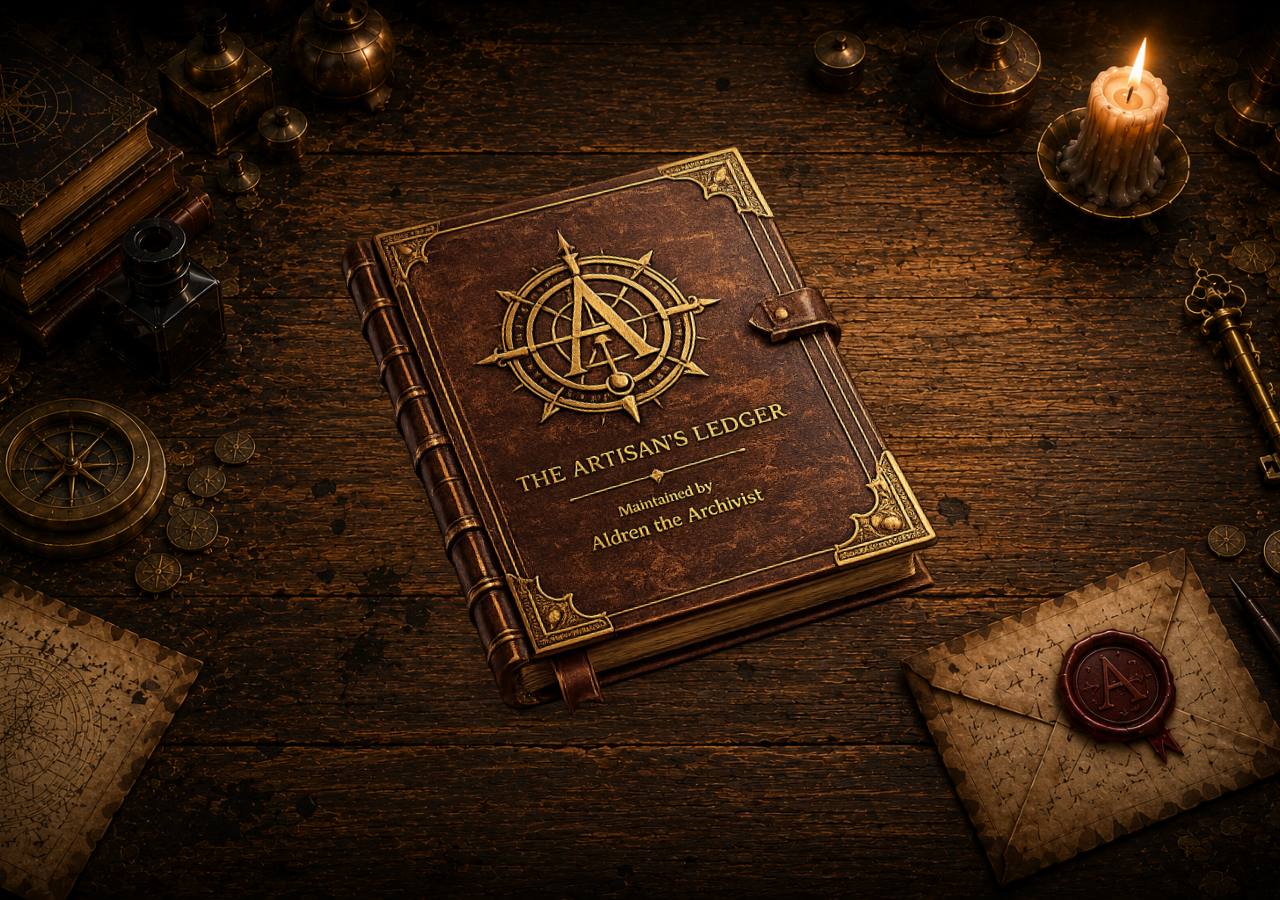
<file: index.html>
<!doctype html>
<html lang="en">
<head>
  <meta charset="utf-8">
  <meta name="viewport" content="width=device-width, initial-scale=1">
  <title>The Artisan's Ledger</title>
  <link rel="stylesheet" href="style.css">
</head>
<body>
  <div id="tomeGate" class="tomeGate">
    <div class="studyGlow"></div>
    <div class="studyTable">
      <div class="ledgerTome" onclick="openLedger()">
        <div class="tomeAura"></div>
        <div class="tomeCover">
          <div class="tomeSpine"></div>
          <div class="tomeCorner tl"></div>
          <div class="tomeCorner tr"></div>
          <div class="tomeCorner bl"></div>
          <div class="tomeCorner br"></div>
          <div class="tomeRune">A</div>
          <div class="tomeName">The Artisan's Ledger</div>
          <div class="tomeKeeper">Maintained by Aldren the Archivist</div>
          <div class="tomePrompt">Click to open the ledger</div>
        </div>
      </div>
    </div>
  </div>

  <header class="ledgerTop">
    <h1>The Artisan's Ledger</h1>
  </header>

  <div class="wrap">
    <div id="setup" class="card titlecard" style="display:none">
      <h1>⚗️ The Artisan's Ledger</h1>
      <p class="quote">“Knowledge, once recorded, is never truly lost.”</p>
      <p class="small">— Aldren the Archivist</p>
      <h2>Before we begin...</h2>
      <p>What shall Aldren call you?</p>
      <div class="controls" style="justify-content:center">
        <input id="profileName" placeholder="Your character name">
        <button onclick="createFirstProfile()">Begin Archive</button>
      </div>
    </div>

    <div id="app" style="display:none">
      <div class="ledgerShell">
        <aside class="ledgerSidebar">
          <div class="ledgerBrand">The Artisan's Ledger</div>
          <div class="ledgerVolume">Volume I</div>
          <div class="ledgerProfession">Alchemy</div>
          <div class="ledgerDivider"></div>
          <div class="ledgerContentsTitle">Contents</div>
          <nav class="tabs ledgerContents">
            <button class="tab active" onclick="showTab('advisor',this)">Aldren</button>
            <button class="tab" onclick="showTab('professions',this)">Professions</button>
            <button class="tab" onclick="showTab('session',this)">Session</button>
            <button class="tab" onclick="showTab('verification',this)">Aldren's Workshop</button>
            <button class="tab" onclick="showTab('journal',this)">Character Journal</button>
            <button class="tab" onclick="showTab('settings',this)">Settings</button>
            <button class="tab" onclick="showTab('saves',this)">Saves</button>
          </nav>
        </aside>

        <main class="ledgerPages">
          <section id="advisor" class="panel active">
            <div class="card advisor">
              <h2 id="welcomeLine">Welcome back.</h2>
              <div id="greetingBox" class="recipe"></div>
              <p class="small">The workshop is ready, the ledger is open, and your next discovery is waiting. I’ll keep the record while you keep experimenting.</p>
            </div>
          </section>

          <section id="professions" class="panel">
            <div class="card advisor">
              <h2>Professions</h2>
              <p class="small">I’ve opened the professions ledger for you. Alchemy remains our active chapter, and Enchanting is being prepared here in the feature branch before it is ready for the live shelf.</p>
            </div>

            <div class="card professionChapter">
              <div class="row">
                <div>
                  <h2>Alchemy</h2>
                  <p class="small">The Alchemy ledger is open. Choose where you would like us to begin, and I will keep the rest of the pages tucked away until they are needed.</p>
                </div>
                <span class="pill">Active Chapter</span>
              </div>

            </div>

            <details id="alchemyReagents" class="alchemyPage active" name="alchemySections">
              <summary class="alchemySubtab secondary card">
                <b>Reagents</b>
                <span class="small">Open the reagent ledger, solvent tracker, search, filters, and owned trait tools.</span>
              </summary>

              <div class="card">
                <h2>Alchemy — Reagents</h2>
                <p class="small">Record the reagents you own, search by reagent or trait, and mark discoveries as you learn each ingredient's traits.</p>
                <div class="controls">
                  <input id="search" placeholder="Search reagent or trait..." oninput="render()">
                  <select id="filter" onchange="render()">
                    <option value="all">Show all</option>
                    <option value="favorites">Favorites only</option>
                    <option value="incomplete">Only incomplete</option>
                    <option value="complete">Only complete</option>
                    <option value="owned">Only reagents I own</option>
                    <option value="low">Only below reserve</option>
                  </select>
                  <button onclick="markOwnedFirstTrait()">Mark first trait for owned</button>
                </div>
              </div>

              <div class="card advisor">
                <h2>Inventory Report</h2>
                <div id="aldrenInventoryAlert" class="recipe"></div>
              </div>

              <div class="card">
                <h2>Solvents</h2>
                <p class="small">Track potion waters and poison solvents here. The Laboratory uses these counts when checking craftability.</p>
                <div id="solventList" class="solventGrid"></div>
              </div>

              <div class="card">
                <h2>Reagent Ledger</h2>
                <div id="list" class="grid"></div>
              </div>
            </details>

            <details id="alchemyProgress" class="alchemyPage active" name="alchemySections">
              <summary class="alchemySubtab secondary card">
                <b>Progression</b>
                <span class="small">Open your Alchemy archive totals, learned traits, completed reagents, and remaining work.</span>
              </summary>

              <div class="card">
                <h2>Alchemy — Progression</h2>
                <p class="small">Aldren tracks how much of your Alchemy archive is known and how many reagent traits still need discovery.</p>
              </div>

              <div class="topgrid">
                <div class="card">
                  <div class="small">Traits Recorded</div>
                  <div id="traitStat" class="stat">0/0</div>
                </div>
                <div class="card">
                  <div class="small">Reagents Complete</div>
                  <div id="ingStat" class="stat">0/0</div>
                </div>
                <div class="card">
                  <div class="small">Reagents Owned</div>
                  <div id="ownedStat" class="stat">0</div>
                </div>
                <div class="card">
                  <div class="small">Useful Experiments</div>
                  <div id="craftStat" class="stat">0</div>
                </div>
              </div>

              <div class="card">
                <div class="row">
                  <b>Archive Progress</b>
                  <b id="pct">0%</b>
                </div>
                <div class="bar">
                  <div id="fill" class="fill"></div>
                </div>
                <div id="remainingText" class="small" style="margin-top:8px"></div>
              </div>

              <div class="card advisor">
                <h2>Field Note</h2>
                <div id="fieldNote" class="recipe"></div>
              </div>
            </details>

            <details id="alchemyPlan" class="alchemyPage active" name="alchemySections">
              <summary class="alchemySubtab secondary card">
                <b>Trait Completion Plan</b>
                <span class="small">Open Aldren's main planning tool for discovering missing ingredient traits.</span>
              </summary>

              <div class="card advisor">
                <h2>Alchemy — Trait Completion Plan</h2>
                <p class="small">This is Aldren's core purpose. Aldren looks at the ingredient traits your character already knows, identifies the trait slots still missing, and suggests what ingredient or recipe you should make next to complete Alchemy trait discovery.</p>
                <div class="notice">
                  Use this when you are stuck or do not want to craft randomly. The plan compares known reagent traits against missing traits, then points you toward useful experiments that can reveal the next undiscovered trait.
                </div>

                <div class="notice laboratoryUseChoice">
                  <h3>Do you have Laboratory Use?</h3>
                  <p>A gentle note before we begin, Rhyojaan.</p>
                  <p>When you are able, place a point into Laboratory Use. With three reagents in a single mixture, each experiment has more to teach us. I will keep the ledger beside you and help choose the next recipe with care.</p>
                  <p>One discovery at a time. That is how every craft becomes known.</p>
                  <label class="row" for="laboratoryUseUnlocked" style="justify-content:flex-start;gap:10px;margin-top:10px">
                    <input id="laboratoryUseUnlocked" class="laboratoryUseCheckbox" type="checkbox">
                    <span>Yes, I have Laboratory Use</span>
                  </label>
                  <div class="small" style="margin-top:10px">
                    <b>Unchecked:</b> No rush. We will work with two reagents for now.
                  </div>
                  <div class="small" style="margin-top:6px">
                    <b>Checked:</b> With Laboratory Use, the bowl has room for a third reagent.
                  </div>
                </div>

                <div class="controls" style="margin-top:12px">
                  <button onclick="buildPlan()">Calculate Trait Completion Plan</button>
                  <button class="secondary" onclick="inventoryOnly=!inventoryOnly;buildPlan();render()">Craftable-only: <span id="invMode2">OFF</span></button>
                </div>
                <div id="planSummary" class="notice">Click Calculate Trait Completion Plan.</div>
                <div id="planList"></div>
              </div>

              <div class="card advisor">
                <h2>Aldren's Recommendation</h2>
                <p class="small">Aldren's next recommended experiment appears here when the archive can identify a useful discovery path.</p>
                <div id="advisorText" class="recipe"></div>
                <div class="controls" style="margin-top:12px">
                  <button class="good" onclick="markBest()">Crafted it — record discovery</button>
                  <button class="secondary" onclick="undoLast()">Undo Last Craft</button>
                  <button class="secondary" onclick="inventoryOnly=!inventoryOnly;render()">Craftable-only: <span id="invMode">OFF</span></button>
                  <button class="secondary" onclick="togglePlayMode()">Game Mode</button>
                </div>
              </div>

              <div class="card">
                <h2>Next 5 Experiments</h2>
                <p class="small">Use these experiments to keep moving toward trait completion instead of crafting at random.</p>
                <div id="nextFive"></div>
              </div>
            </details>

            <details id="builder" class="alchemyPage active" name="alchemySections">
              <summary class="alchemySubtab secondary card">
                <b>Laboratory</b>
                <span class="small">Open the existing recipe-matching laboratory for selected effects.</span>
              </summary>

              <div class="card">
                <h2>Alchemy — Laboratory</h2>
                <p class="small">Pick one or more effects. Aldren lists mixtures that share all selected effects.</p>
                <div id="effects" class="effectList"></div>
              </div>
              <div class="card">
                <h2>Matching Recipes</h2>
                <div id="recipes"></div>
              </div>
            </details>

            <div class="card professionChapter">
              <div class="row">
                <div>
                  <h2>Enchanting</h2>
                  <p class="small">The rune shelf is ready, Rhyojaan. Potency, Essence, and Aspect each have their own part to play. Bring them to the table one at a time, and I will help keep their meanings from slipping back into mystery.</p>
                </div>
                <span class="pill">Feature Branch Draft</span>
              </div>
              <div class="notice" style="margin-top:12px">
                This Enchanting chapter is visible structure only for <b>feature/enchanting</b>. Aldren is setting the shelves in order before any Enchanting script logic is merged or published.
              </div>
              <p class="small" style="margin-top:12px">Choose which Enchanting page to open. Creation and Praxis will keep their notes tucked away until you call for them.</p>
            </div>

            <details id="enchantingCreation" class="alchemyPage active" name="enchantingSections">
              <summary class="alchemySubtab secondary card">
                <b>Creation</b>
                <span class="small">Open the rune records, glyph references, translation progress, future recommendation plan, and glyph workshop notes.</span>
              </summary>

              <div class="card professionChapter">
                <h2>Enchanting — Creation</h2>
                <p class="small">Creation will hold the rune records, glyph references, translation progress, future recommendation plan, and manual glyph workshop.</p>

                <div id="enchantingLevelSection" class="card">
                  <h3>Profession Level</h3>
                  <p>A small note for the ledger, Rhyojaan.</p>
                  <p>You may mark your craft level here whenever it changes. I will remember it while choosing recipes, so the work I suggest stays suited to your hands.</p>
                  <p>After this, I will not trouble you about it again. Change the number when you need to, and I will turn the page with you.</p>
                  <label class="row" for="enchantingLevel" style="justify-content:flex-start;gap:10px;margin-top:10px">
                    <span>Enchanting Level:</span>
                    <input id="enchantingLevel" class="enchantingLevelInput" type="number" min="1" max="50" placeholder="1" style="max-width:90px">
                    <span>/ 50</span>
                  </label>
                </div>

                <div id="enchantingRunesSection" class="card">
                  <h3>Runes</h3>
                  <p class="small">A visible shelf for tracking the three rune families Aldren will eventually archive: Potency, Essence, and Aspect.</p>
                  <div class="topgrid">
                    <div>
                      <div class="small">Potency Runes</div>
                      <div class="notice">Future known / unknown Potency rune records.</div>
                    </div>
                    <div>
                      <div class="small">Essence Runes</div>
                      <div class="notice">Future known / unknown Essence rune records.</div>
                    </div>
                    <div>
                      <div class="small">Aspect Runes</div>
                      <div class="notice">Future known / unknown Aspect rune records.</div>
                    </div>
                  </div>
                </div>

                <div id="enchantingGlyphRecipesSection" class="card">
                  <h3>Glyph Recipes</h3>
                  <p class="small">Every glyph recipe begins with the same three-part structure:</p>
                  <div class="recipe"><b>Potency Rune</b> + <b>Essence Rune</b> + <b>Aspect Rune</b></div>
                  <p class="small" style="margin-top:10px">Potency shapes the level and direction of the glyph, Essence gives the glyph its meaning, and Aspect governs the strength of the result.</p>
                </div>

                <div id="enchantingProgressionSection" class="card">
                  <h3>Progression</h3>
                  <p class="small">A completion tracker for known and unknown rune translations. When script logic is ready, this area will show which rune meanings are already recorded and which are still waiting to be learned.</p>
                  <div class="topgrid">
                    <div>
                      <div class="small">Known Translations</div>
                      <div class="stat">0</div>
                    </div>
                    <div>
                      <div class="small">Unknown Translations</div>
                      <div class="stat">—</div>
                    </div>
                    <div>
                      <div class="small">Archive Status</div>
                      <div class="stat">Draft</div>
                    </div>
                  </div>
                </div>

                <div id="enchantingTranslationPlanSection" class="card advisor">
                  <h3>Translation Plan</h3>
                  <p class="small">Aldren’s future recommendation area. This is where Aldren will eventually look at known rune translations, identify what is still unknown, and suggest the next glyph to craft so another rune meaning can be recorded.</p>
                  <div class="notice">No Enchanting recommendation logic is active yet. This page marks the place where the Translation Plan will live once the profession is complete.</div>
                </div>

                <div id="enchantingGlyphWorkshopSection" class="card">
                  <h3>Glyph Workshop</h3>
                  <p class="small">Future manual crafting table. When Enchanting logic is ready, the player will be able to choose Potency + Essence + Aspect and see the glyph result.</p>
                  <div class="recipe">Potency + Essence + Aspect → Glyph Result</div>
                </div>
              </div>
            </details>

            <details id="enchantingPraxis" class="alchemyPage active" name="enchantingSections">
              <summary class="alchemySubtab secondary card">
                <b>Praxis</b>
                <span class="small">Open the future Praxis furnishing plan library and material tracking notes.</span>
              </summary>

              <div class="card professionChapter">
                <h2>Enchanting — Praxis</h2>
                <p class="small">Praxis records will belong here once the furnishing side of Enchanting is ready for the ledger.</p>

                <div id="enchantingPraxisPlansSection" class="card">
                  <h3>Furnishing Plans</h3>
                  <p class="small">This will serve as both the Praxis library and the known / unknown checklist. The player should eventually be able to track which Praxis furnishing plans are known and which are still missing.</p>
                  <div class="notice">Praxis plan tracking is not active yet.</div>
                </div>

                <div id="enchantingPraxisMaterialsSection" class="card">
                  <h3>Materials Needed</h3>
                  <p class="small">Future area for tracking the materials needed to craft Praxis furnishing plans.</p>
                  <div class="notice">Material tracking for Praxis plans is not active yet.</div>
                </div>
              </div>
            </details>

          </section>

          <section id="session" class="panel">
            <div class="card">
              <h2>Today's Session</h2>
              <div class="topgrid">
                <div>
                  <div class="small">Crafts Recorded</div>
                  <div id="sessionCrafts" class="stat">0</div>
                </div>
                <div>
                  <div class="small">Traits Learned</div>
                  <div id="sessionTraits" class="stat">0</div>
                </div>
                <div>
                  <div class="small">Reagents Completed</div>
                  <div id="sessionComplete" class="stat">0</div>
                </div>
              </div>
              <div class="controls" style="margin-top:14px">
                <button class="danger" onclick="resetSession()">Reset Session Stats</button>
              </div>
            </div>
            <div class="card">
              <h2>Achievements</h2>
              <div id="achievements"></div>
            </div>
          </section>

          <section id="verification" class="panel">
            <div class="card">
              <h2>Aldren's Workshop</h2>
              <p class="small">Aldren keeps this workshop record so the reagent archive can be checked against ESO's in-game tooltips.</p>
              <div class="topgrid">
                <div>
                  <div class="small">Reagents in Archive</div>
                  <div id="verifyReagents" class="stat">0</div>
                </div>
                <div>
                  <div class="small">Trait Entries</div>
                  <div id="verifyTraits" class="stat">0</div>
                </div>
                <div>
                  <div class="small">Status</div>
                  <div class="stat">5.1</div>
                </div>
              </div>
              <div class="notice">
                Aldren's note: if you find a trait name or order that does not match ESO, record the reagent name and the correct 1-4 order. We will patch it in the next release.
              </div>
            </div>

            <div class="card">
              <h2>Verified Field Notes</h2>
              <div class="pill">Spider Egg order corrected</div>
              <div class="pill">Water Hyacinth Critical / Weapon Critical corrected</div>
              <div class="pill">Crimson Nirnroot uses Critical</div>
              <div class="pill">Reserve controls stabilized</div>
              <div class="pill">Profile archives separated</div>
            </div>

            <div class="card">
              <h2>Data Audit</h2>
              <div id="dataAudit" class="recipe"></div>
            </div>

            <div class="card">
              <h2>Correction History</h2>
              <div class="pill">Spider Egg order corrected</div>
              <div class="pill">Water Hyacinth slot 3 corrected to Weapon Critical</div>
              <div class="pill">Crimson Nirnroot uses Critical</div>
            </div>

            <div class="card">
              <h2>Report a Correction</h2>
              <p class="small">Copy this template and send it with a screenshot if possible.</p>
              <textarea id="correctionTemplate" style="width:100%;min-height:150px;background:#0d0905;color:var(--text);border:1px solid var(--gold2);border-radius:10px;padding:12px">Correction Report

Reagent:
Trait slot number:
App says:
ESO says:
Screenshot attached? Yes / No
Notes:</textarea>
              <div class="controls" style="margin-top:10px">
                <button onclick="copyCorrectionTemplate()">Copy Template</button>
              </div>
            </div>

            <div class="card">
              <h2>Reagent Ledger</h2>
              <div id="verificationList" class="grid"></div>
            </div>
          </section>

          <section id="journal" class="panel">
            <div class="journalBook">
              <div class="journalHero">
                <div class="journalBookIcon">BOOK</div>
                <div>
                  <div class="journalTitle">Aldren's Character Journal</div>
                  <div class="journalSubtitle">Maintained for <span id="journalHeaderName"></span></div>
                </div>
                <div class="journalUpdated">Last Updated: <span id="journalLastUpdated"></span></div>
              </div>

              <div id="journalSummary" class="journalIntro"></div>

              <div class="journalMainGrid">
                <div class="journalPanel">
                  <h3>Character Record</h3>
                  <div id="characterRecordDisplay" class="journalRecord"></div>
                </div>

                <div class="journalPanel">
                  <h3>Professions</h3>
                  <div id="professionSummary" class="journalProfession"></div>
                </div>
              </div>

              <div class="journalSeal">
                <div class="sealDivider"></div>
                <div class="sealEmblem">
                  <div class="sealIcon">A</div>
                  <div class="sealWord">ALDREN</div>
                  <div class="sealWordSmall">ARCHIVE</div>
                </div>
                <div class="sealSignature">Recorded faithfully by</div>
                <div class="sealName">Aldren the Archivist</div>
                <div class="sealTitle">Keeper of the Alchemical Archive</div>
                <div class="sealDate"><span id="journalSealDate"></span></div>
              </div>
            </div>

            <div id="journalEditBox" class="card journalEdit" style="display:none">
              <h2>Edit Character Journal</h2>
              <div class="controls">
                <input id="journalName" placeholder="Character name">
                <select id="journalAlliance">
                  <option value="">Alliance not recorded</option>
                  <option value="Aldmeri Dominion">Aldmeri Dominion</option>
                  <option value="Daggerfall Covenant">Daggerfall Covenant</option>
                  <option value="Ebonheart Pact">Ebonheart Pact</option>
                </select>
                <input id="journalAlchemyLevel" type="number" min="1" max="50" value="50" placeholder="Alchemy level">
                <button onclick="saveJournal()">Save Journal</button>
              </div>
            </div>

            <div class="controls" style="margin-top:14px">
              <button onclick="toggleJournalEdit()">Edit Journal</button>
            </div>
          </section>

          <section id="settings" class="panel">
            <div class="card">
              <h2>Archive Settings</h2>
              <p class="small">Manage your characters here. Each archive keeps its own satchel, traits, favorites, and session stats.</p>
              <h3>Current Archive</h3>
              <div id="currentArchiveBox" class="notice"></div>
            </div>

            <div class="card">
              <h2>Switch Archive</h2>
              <div id="profileButtons" class="controls" style="margin-top:10px"></div>
            </div>

            <div class="card">
              <h2>Rename Current Archive</h2>
              <div class="controls">
                <input id="renameProfileName" placeholder="New name for current archive">
                <button onclick="renameActiveProfile()">Rename Archive</button>
              </div>
            </div>

            <div class="card">
              <h2>Create New Archive</h2>
              <div class="controls">
                <input id="newProfileName" placeholder="New character name">
                <button onclick="addProfile()">Add Archive</button>
              </div>
            </div>

            <div class="card">
              <h2>Danger Zone</h2>
              <p class="small">Deleting an archive cannot be undone unless you exported a backup first.</p>
              <button class="danger" onclick="deleteActiveProfile()">Delete Current Archive</button>
            </div>
          </section>

          <section id="saves" class="panel">
            <div class="card">
              <h2>Archive Tools</h2>
              <div class="controls">
                <button onclick="exportSave()">Export Archive</button>
                <button onclick="importSave()">Import Archive</button>
                <button class="danger" onclick="resetAll()">Reset Everything</button>
              </div>
              <p class="small">Progress saves automatically in this browser.</p>
              <div class="notice">
                <b>Release 1.0 — Alchemy Edition Polish Pass</b><br>
                Removed green note styling, added Aldren Field Notes, added correction report template, added data audit, and added low-reserve reagent filtering.
              </div>
            </div>
          </section>
        </main>
      </div>
    </div>
  </div>

  <script src="data/enchanting-data.js"></script>
  <script src="script.js"></script>
</body>
</html>
</file>
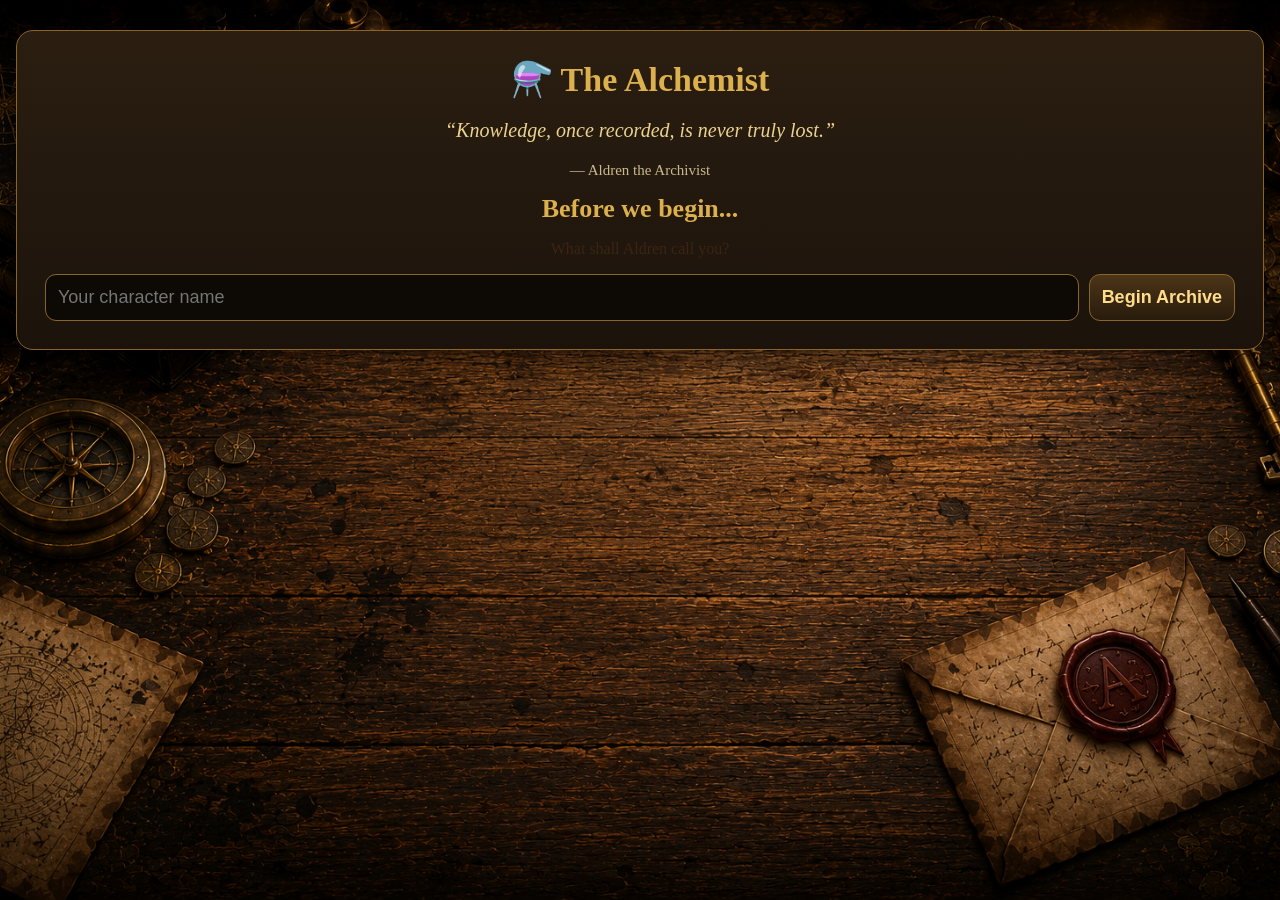
<file: index.before-character-journal.html>
<!doctype html>
<html lang="en">
<head>
<meta charset="utf-8"><meta name="viewport" content="width=device-width,initial-scale=1">
<title>The Alchemist 5.4</title>
<link rel="stylesheet" href="style.css"></head>
<body><header><h1>⚗️ The Alchemist</h1><div class="small">Release 5.4 — The Archivist • Aldren the Archivist</div></header>
<div class="wrap">
<div id="setup" class="card titlecard" style="display:none">
<h1>⚗️ The Alchemist</h1><p class="quote">“Knowledge, once recorded, is never truly lost.”</p><p class="small">— Aldren the Archivist</p>
<h2>Before we begin...</h2><p>What shall Aldren call you?</p><div class="controls" style="justify-content:center"><input id="profileName" placeholder="Your character name"><button onclick="createFirstProfile()">Begin Archive</button></div>
</div>
<div id="app" style="display:none">
<div class="card advisor"><h2 id="welcomeLine">Welcome back.</h2><div id="greetingBox" class="recipe"></div></div>
<div class="topgrid"><div class="card"><div class="small">Traits Recorded</div><div id="traitStat" class="stat">0/0</div></div><div class="card"><div class="small">Reagents Complete</div><div id="ingStat" class="stat">0/0</div></div><div class="card"><div class="small">Reagents Owned</div><div id="ownedStat" class="stat">0</div></div><div class="card"><div class="small">Useful Experiments</div><div id="craftStat" class="stat">0</div></div></div>
<div class="card"><div class="row"><b>Archive Progress</b><b id="pct">0%</b></div><div class="bar"><div id="fill" class="fill"></div></div><div id="remainingText" class="small" style="margin-top:8px"></div></div>
<div class="tabs"><button class="tab active" onclick="showTab('advisor',this)">Aldren</button><button class="tab" onclick="showTab('plan',this)">Completion Plan</button><button class="tab" onclick="showTab('ingredients',this)">Reagents</button><button class="tab" onclick="showTab('builder',this)">Laboratory</button><button class="tab" onclick="showTab('session',this)">Session</button><button class="tab" onclick="showTab('verification',this)">Archive Verification</button><button class="tab" onclick="showTab('settings',this)">Settings</button><button class="tab" onclick="showTab('saves',this)">Saves</button></div>
<section id="advisor" class="panel active"><div class="card advisor"><h2>Aldren's Recommendation</h2><div id="advisorText" class="recipe"></div><div class="controls" style="margin-top:12px"><button class="good" onclick="markBest()">Crafted it — record discovery</button><button class="secondary" onclick="undoLast()">Undo Last Craft</button><button class="secondary" onclick="inventoryOnly=!inventoryOnly;render()">Craftable-only: <span id="invMode">OFF</span></button><button class="secondary" onclick="togglePlayMode()">Game Mode</button></div></div><div class="card"><h2>Next 5 Experiments</h2><div id="nextFive"></div></div>
  <div class="card advisor">
    <h2>Inventory Report</h2>
    <div id="aldrenInventoryAlert" class="recipe"></div>
  </div>
  <div class="card advisor">
    <h2>Field Note</h2>
    <div id="fieldNote" class="recipe"></div>
  </div>
</section>
<section id="plan" class="panel"><div class="card"><h2>Completion Plan</h2><p class="small">Aldren calculates a practical path from your current archive.</p><div class="controls"><button onclick="buildPlan()">Calculate Plan</button><button class="secondary" onclick="inventoryOnly=!inventoryOnly;buildPlan();render()">Craftable-only: <span id="invMode2">OFF</span></button></div><div id="planSummary" class="notice">Click Calculate Plan.</div><div id="planList"></div></div></section>
<section id="ingredients" class="panel"><div class="card"><div class="controls"><input id="search" placeholder="Search reagent or trait..." oninput="render()"><select id="filter" onchange="render()"><option value="all">Show all</option><option value="favorites">Favorites only</option><option value="incomplete">Only incomplete</option><option value="complete">Only complete</option><option value="owned">Only reagents I own</option><option value="low">Only below reserve</option></select><button onclick="markOwnedFirstTrait()">Mark first trait for owned</button></div></div><h2 style="margin-top:18px">Solvents</h2><p class="small">Track potion waters and poison solvents here. The Laboratory uses these counts when checking craftability.</p><div id="solventList" class="solventGrid"></div><h2 style="margin-top:18px">Reagent Ledger</h2><div id="list" class="grid"></div></section>
<section id="builder" class="panel"><div class="card"><h2>Laboratory</h2><p class="small">Pick one or more effects. Aldren lists mixtures that share all selected effects.</p><div id="effects" class="effectList"></div></div><div class="card"><h2>Matching Recipes</h2><div id="recipes"></div></div></section>
<section id="session" class="panel"><div class="card"><h2>Today's Session</h2><div class="topgrid"><div><div class="small">Crafts Recorded</div><div id="sessionCrafts" class="stat">0</div></div><div><div class="small">Traits Learned</div><div id="sessionTraits" class="stat">0</div></div><div><div class="small">Reagents Completed</div><div id="sessionComplete" class="stat">0</div></div></div><div class="controls" style="margin-top:14px"><button class="danger" onclick="resetSession()">Reset Session Stats</button></div></div><div class="card"><h2>Achievements</h2><div id="achievements"></div></div></section>


<section id="verification" class="panel">
  <div class="card">
    <h2>Archivist's Ledger</h2>
    <p class="small">Aldren keeps this ledger so the reagent archive can be checked against ESO's in-game tooltips.</p>
    <div class="topgrid">
      <div><div class="small">Reagents in Archive</div><div id="verifyReagents" class="stat">0</div></div>
      <div><div class="small">Trait Entries</div><div id="verifyTraits" class="stat">0</div></div>
      <div><div class="small">Status</div><div class="stat">5.1</div></div>
    </div>
    <div class="notice">
      Aldren's note: if you find a trait name or order that does not match ESO, record the reagent name and the correct 1-4 order. We will patch it in the next release.
    </div>
  </div>
  <div class="card">
    <h2>Verified Field Notes</h2>
    <div class="pill">Spider Egg order corrected</div>
    <div class="pill">Water Hyacinth Critical / Weapon Critical corrected</div>
    <div class="pill">Crimson Nirnroot uses Critical</div>
    <div class="pill">Reserve controls stabilized</div>
    <div class="pill">Profile archives separated</div>
  </div>
  <div class="card">
    <h2>Data Audit</h2>
    <div id="dataAudit" class="recipe"></div>
  </div>
  <div class="card">
    <h2>Correction History</h2>
    <div class="pill">Spider Egg order corrected</div>
    <div class="pill">Water Hyacinth slot 3 corrected to Weapon Critical</div>
    <div class="pill">Crimson Nirnroot uses Critical</div>
  </div>
  <div class="card">
    <h2>Report a Correction</h2>
    <p class="small">Copy this template and send it with a screenshot if possible.</p>
    <textarea id="correctionTemplate" style="width:100%;min-height:150px;background:#0d0905;color:var(--text);border:1px solid var(--gold2);border-radius:10px;padding:12px">Correction Report

Reagent:
Trait slot number:
App says:
ESO says:
Screenshot attached? Yes / No
Notes:</textarea>
    <div class="controls" style="margin-top:10px">
      <button onclick="copyCorrectionTemplate()">Copy Template</button>
    </div>
  </div>
  <div class="card">
    <h2>Reagent Ledger</h2>
    <div id="verificationList" class="grid"></div>
  </div>
</section>

<section id="settings" class="panel">
  <div class="card">
    <h2>Archive Settings</h2>
    <p class="small">Manage your characters here. Each archive keeps its own satchel, traits, favorites, and session stats.</p>
    <h3>Current Archive</h3>
    <div id="currentArchiveBox" class="notice"></div>
  </div>

  <div class="card">
    <h2>Switch Archive</h2>
    <div id="profileButtons" class="controls" style="margin-top:10px"></div>
  </div>

  <div class="card">
    <h2>Rename Current Archive</h2>
    <div class="controls">
      <input id="renameProfileName" placeholder="New name for current archive">
      <button onclick="renameActiveProfile()">Rename Archive</button>
    </div>
  </div>

  <div class="card">
    <h2>Create New Archive</h2>
    <div class="controls">
      <input id="newProfileName" placeholder="New character name">
      <button onclick="addProfile()">Add Archive</button>
    </div>
  </div>

  
  <div class="card">
    <h2>Danger Zone</h2>
    <p class="small">Deleting an archive cannot be undone unless you exported a backup first.</p>
    <button class="danger" onclick="deleteActiveProfile()">Delete Current Archive</button>
  </div>
</section>

<section id="saves" class="panel"><div class="card"><h2>Archive Tools</h2><div class="controls"><button onclick="exportSave()">Export Archive</button><button onclick="importSave()">Import Archive</button><button class="danger" onclick="resetAll()">Reset Everything</button></div><p class="small">Progress saves automatically in this browser.</p><div class="notice"><b>Release 5.4 — The Archivist</b><br>Removed green note styling, added Aldren Field Notes, added correction report template, added data audit, and added low-reserve reagent filtering.</div></div></section>
</div></div>
<script src="script.js"></script></body></html>
</file>
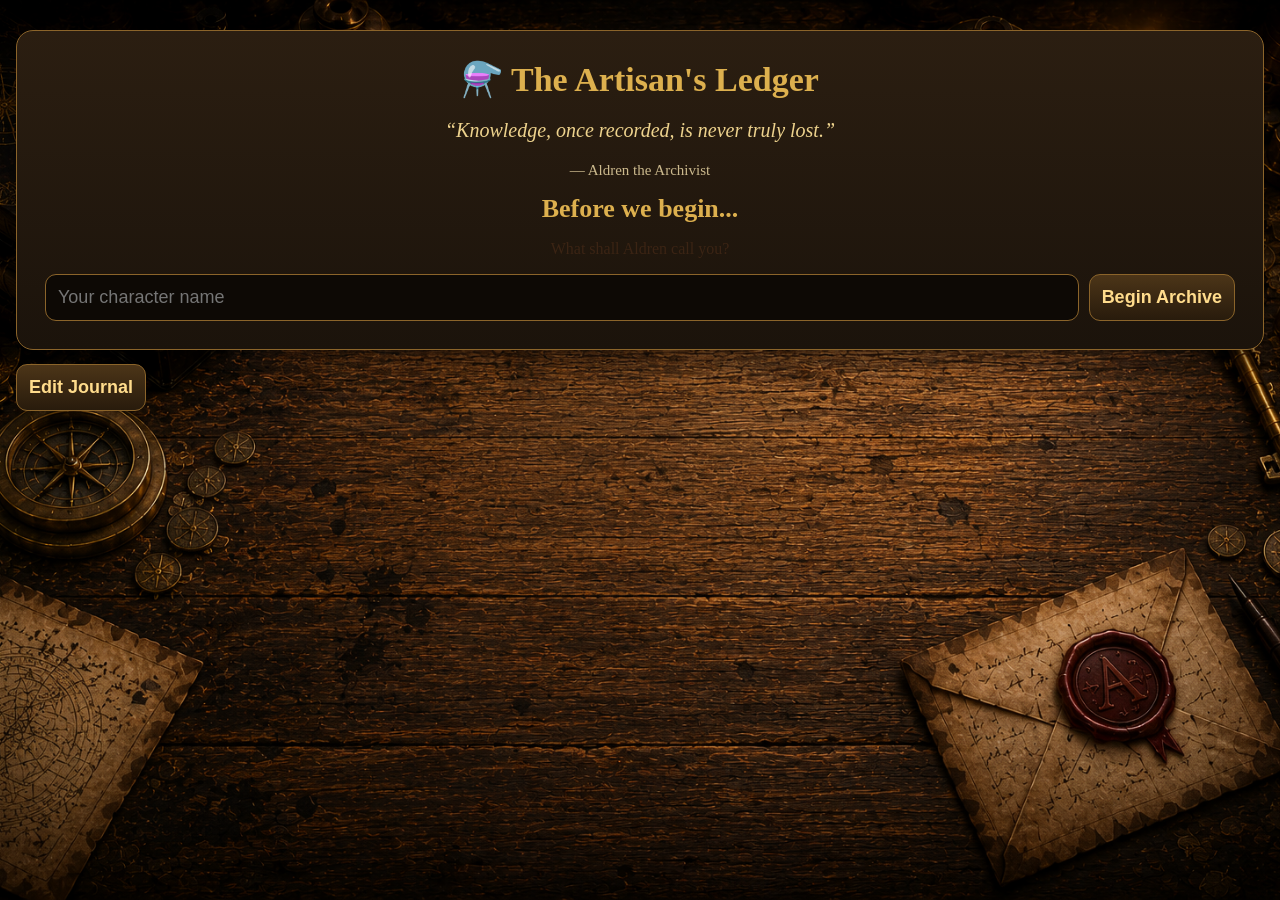
<file: index.before-ledger-shell.html>
<!doctype html>
<html lang="en">
<head>
<meta charset="utf-8"><meta name="viewport" content="width=device-width,initial-scale=1">
<title>The Artisan's Ledger</title>
<link rel="stylesheet" href="style.css"></head>
<body><header><h1>⚗️ The Artisan's Ledger</h1><div class="small">Release 5.4 — The Archivist • Aldren the Archivist</div></header>
<div class="wrap">
<div id="setup" class="card titlecard" style="display:none">
<h1>⚗️ The Artisan's Ledger</h1><p class="quote">“Knowledge, once recorded, is never truly lost.”</p><p class="small">— Aldren the Archivist</p>
<h2>Before we begin...</h2><p>What shall Aldren call you?</p><div class="controls" style="justify-content:center"><input id="profileName" placeholder="Your character name"><button onclick="createFirstProfile()">Begin Archive</button></div>
</div>
<div id="app" style="display:none">
<div class="card advisor"><h2 id="welcomeLine">Welcome back.</h2><div id="greetingBox" class="recipe"></div></div>
<div class="topgrid"><div class="card"><div class="small">Traits Recorded</div><div id="traitStat" class="stat">0/0</div></div><div class="card"><div class="small">Reagents Complete</div><div id="ingStat" class="stat">0/0</div></div><div class="card"><div class="small">Reagents Owned</div><div id="ownedStat" class="stat">0</div></div><div class="card"><div class="small">Useful Experiments</div><div id="craftStat" class="stat">0</div></div></div>
<div class="card"><div class="row"><b>Archive Progress</b><b id="pct">0%</b></div><div class="bar"><div id="fill" class="fill"></div></div><div id="remainingText" class="small" style="margin-top:8px"></div></div>
<div class="tabs"><button class="tab active" onclick="showTab('advisor',this)">Aldren</button><button class="tab" onclick="showTab('plan',this)">Completion Plan</button><button class="tab" onclick="showTab('ingredients',this)">Reagents</button><button class="tab" onclick="showTab('builder',this)">Laboratory</button><button class="tab" onclick="showTab('session',this)">Session</button><button class="tab" onclick="showTab('verification',this)">Archive Verification</button><button class="tab" onclick="showTab('journal',this)">Character Journal</button><button class="tab" onclick="showTab('settings',this)">Settings</button><button class="tab" onclick="showTab('saves',this)">Saves</button></div>
<section id="advisor" class="panel active"><div class="card advisor"><h2>Aldren's Recommendation</h2><div id="advisorText" class="recipe"></div><div class="controls" style="margin-top:12px"><button class="good" onclick="markBest()">Crafted it — record discovery</button><button class="secondary" onclick="undoLast()">Undo Last Craft</button><button class="secondary" onclick="inventoryOnly=!inventoryOnly;render()">Craftable-only: <span id="invMode">OFF</span></button><button class="secondary" onclick="togglePlayMode()">Game Mode</button></div></div><div class="card"><h2>Next 5 Experiments</h2><div id="nextFive"></div></div>
  <div class="card advisor">
    <h2>Inventory Report</h2>
    <div id="aldrenInventoryAlert" class="recipe"></div>
  </div>
  <div class="card advisor">
    <h2>Field Note</h2>
    <div id="fieldNote" class="recipe"></div>
  </div>
</section>
<section id="plan" class="panel"><div class="card"><h2>Completion Plan</h2><p class="small">Aldren calculates a practical path from your current archive.</p><div class="controls"><button onclick="buildPlan()">Calculate Plan</button><button class="secondary" onclick="inventoryOnly=!inventoryOnly;buildPlan();render()">Craftable-only: <span id="invMode2">OFF</span></button></div><div id="planSummary" class="notice">Click Calculate Plan.</div><div id="planList"></div></div></section>
<section id="ingredients" class="panel"><div class="card"><div class="controls"><input id="search" placeholder="Search reagent or trait..." oninput="render()"><select id="filter" onchange="render()"><option value="all">Show all</option><option value="favorites">Favorites only</option><option value="incomplete">Only incomplete</option><option value="complete">Only complete</option><option value="owned">Only reagents I own</option><option value="low">Only below reserve</option></select><button onclick="markOwnedFirstTrait()">Mark first trait for owned</button></div></div><h2 style="margin-top:18px">Solvents</h2><p class="small">Track potion waters and poison solvents here. The Laboratory uses these counts when checking craftability.</p><div id="solventList" class="solventGrid"></div><h2 style="margin-top:18px">Reagent Ledger</h2><div id="list" class="grid"></div></section>
<section id="builder" class="panel"><div class="card"><h2>Laboratory</h2><p class="small">Pick one or more effects. Aldren lists mixtures that share all selected effects.</p><div id="effects" class="effectList"></div></div><div class="card"><h2>Matching Recipes</h2><div id="recipes"></div></div></section>
<section id="session" class="panel"><div class="card"><h2>Today's Session</h2><div class="topgrid"><div><div class="small">Crafts Recorded</div><div id="sessionCrafts" class="stat">0</div></div><div><div class="small">Traits Learned</div><div id="sessionTraits" class="stat">0</div></div><div><div class="small">Reagents Completed</div><div id="sessionComplete" class="stat">0</div></div></div><div class="controls" style="margin-top:14px"><button class="danger" onclick="resetSession()">Reset Session Stats</button></div></div><div class="card"><h2>Achievements</h2><div id="achievements"></div></div></section>


<section id="verification" class="panel">
  <div class="card">
    <h2>Archivist's Ledger</h2>
    <p class="small">Aldren keeps this ledger so the reagent archive can be checked against ESO's in-game tooltips.</p>
    <div class="topgrid">
      <div><div class="small">Reagents in Archive</div><div id="verifyReagents" class="stat">0</div></div>
      <div><div class="small">Trait Entries</div><div id="verifyTraits" class="stat">0</div></div>
      <div><div class="small">Status</div><div class="stat">5.1</div></div>
    </div>
    <div class="notice">
      Aldren's note: if you find a trait name or order that does not match ESO, record the reagent name and the correct 1-4 order. We will patch it in the next release.
    </div>
  </div>
  <div class="card">
    <h2>Verified Field Notes</h2>
    <div class="pill">Spider Egg order corrected</div>
    <div class="pill">Water Hyacinth Critical / Weapon Critical corrected</div>
    <div class="pill">Crimson Nirnroot uses Critical</div>
    <div class="pill">Reserve controls stabilized</div>
    <div class="pill">Profile archives separated</div>
  </div>
  <div class="card">
    <h2>Data Audit</h2>
    <div id="dataAudit" class="recipe"></div>
  </div>
  <div class="card">
    <h2>Correction History</h2>
    <div class="pill">Spider Egg order corrected</div>
    <div class="pill">Water Hyacinth slot 3 corrected to Weapon Critical</div>
    <div class="pill">Crimson Nirnroot uses Critical</div>
  </div>
  <div class="card">
    <h2>Report a Correction</h2>
    <p class="small">Copy this template and send it with a screenshot if possible.</p>
    <textarea id="correctionTemplate" style="width:100%;min-height:150px;background:#0d0905;color:var(--text);border:1px solid var(--gold2);border-radius:10px;padding:12px">Correction Report

Reagent:
Trait slot number:
App says:
ESO says:
Screenshot attached? Yes / No
Notes:</textarea>
    <div class="controls" style="margin-top:10px">
      <button onclick="copyCorrectionTemplate()">Copy Template</button>
    </div>
  </div>
  <div class="card">
    <h2>Reagent Ledger</h2>
    <div id="verificationList" class="grid"></div>
  </div>
</section>

<section id="journal" class="panel">
  <div class="journalBook">

    <div class="journalHero">
      <div class="journalBookIcon">BOOK</div>
      <div>
        <div class="journalTitle">Aldren's Character Journal</div>
        <div class="journalSubtitle">Maintained for <span id="journalHeaderName"></span></div>
      </div>
      <div class="journalUpdated">Last Updated: <span id="journalLastUpdated"></span></div>
    </div>

    <div id="journalSummary" class="journalIntro"></div>

    <div class="journalMainGrid">
      <div class="journalPanel">
        <h3>Character Record</h3>
        <div id="characterRecordDisplay" class="journalRecord"></div>
      </div>

      <div class="journalPanel">
        <h3>Professions</h3>
        <div id="professionSummary" class="journalProfession"></div>
        </div>
      </div>
    </div>

    <div class="journalSeal">
      <div class="sealDivider"></div>
      <div class="sealEmblem">
        <div class="sealIcon">A</div>
        <div class="sealWord">ALDREN</div>
        <div class="sealWordSmall">ARCHIVE</div>
      </div>
      <div class="sealSignature">Recorded faithfully by</div>
      <div class="sealName">Aldren the Archivist</div>
      <div class="sealTitle">Keeper of the Alchemical Archive</div>
      <div class="sealDate"><span id="journalSealDate"></span></div>
    </div>

  </div>

  <div id="journalEditBox" class="card journalEdit" style="display:none">
    <h2>Edit Character Journal</h2>
    <div class="controls">
      <input id="journalName" placeholder="Character name">
      <select id="journalAlliance">
        <option value="">Alliance not recorded</option>
        <option value="Aldmeri Dominion">Aldmeri Dominion</option>
        <option value="Daggerfall Covenant">Daggerfall Covenant</option>
        <option value="Ebonheart Pact">Ebonheart Pact</option>
      </select>
      <input id="journalAlchemyLevel" type="number" min="1" max="50" value="50" placeholder="Alchemy level">
      <button onclick="saveJournal()">Save Journal</button>
    </div>
  </div>

  <div class="controls" style="margin-top:14px">
    <button onclick="toggleJournalEdit()">Edit Journal</button>
  </div>
</section>
<section id="settings" class="panel">
  <div class="card">
    <h2>Archive Settings</h2>
    <p class="small">Manage your characters here. Each archive keeps its own satchel, traits, favorites, and session stats.</p>
    <h3>Current Archive</h3>
    <div id="currentArchiveBox" class="notice"></div>
  </div>

  <div class="card">
    <h2>Switch Archive</h2>
    <div id="profileButtons" class="controls" style="margin-top:10px"></div>
  </div>

  <div class="card">
    <h2>Rename Current Archive</h2>
    <div class="controls">
      <input id="renameProfileName" placeholder="New name for current archive">
      <button onclick="renameActiveProfile()">Rename Archive</button>
    </div>
  </div>

  <div class="card">
    <h2>Create New Archive</h2>
    <div class="controls">
      <input id="newProfileName" placeholder="New character name">
      <button onclick="addProfile()">Add Archive</button>
    </div>
  </div>

  
  <div class="card">
    <h2>Danger Zone</h2>
    <p class="small">Deleting an archive cannot be undone unless you exported a backup first.</p>
    <button class="danger" onclick="deleteActiveProfile()">Delete Current Archive</button>
  </div>
</section>

<section id="saves" class="panel"><div class="card"><h2>Archive Tools</h2><div class="controls"><button onclick="exportSave()">Export Archive</button><button onclick="importSave()">Import Archive</button><button class="danger" onclick="resetAll()">Reset Everything</button></div><p class="small">Progress saves automatically in this browser.</p><div class="notice"><b>Release 5.4 — The Archivist</b><br>Removed green note styling, added Aldren Field Notes, added correction report template, added data audit, and added low-reserve reagent filtering.</div></div></section>
</div></div>
<script src="script.js"></script></body></html>
</file>
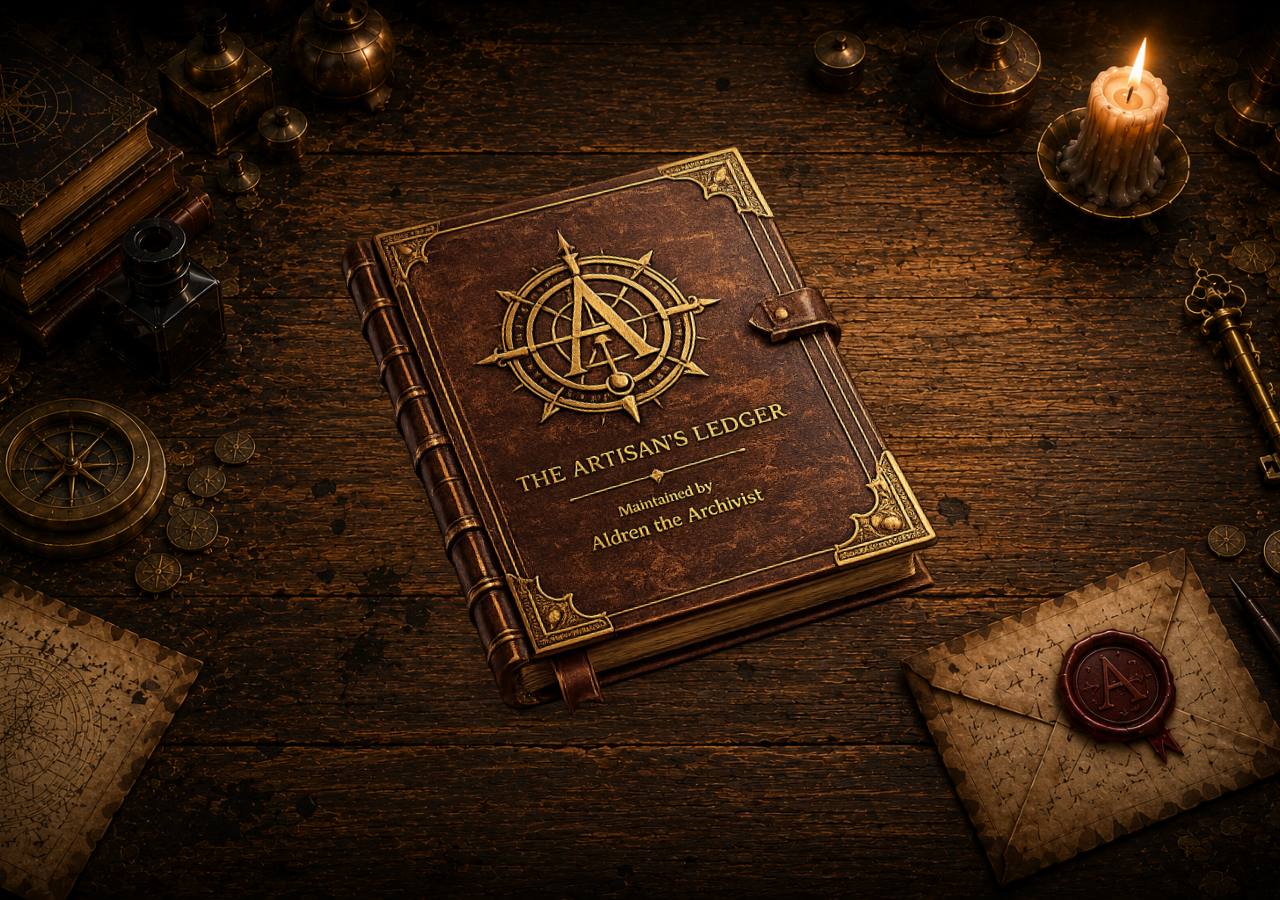
<file: index.before-navigation-rebuild.html>
<!doctype html>
<html lang="en">
<head>
<meta charset="utf-8"><meta name="viewport" content="width=device-width,initial-scale=1">
<title>The Artisan's Ledger</title>
<link rel="stylesheet" href="style.css"></head>
<body>
<div id="tomeGate" class="tomeGate">
  <div class="studyGlow"></div>
  <div class="studyTable">
    <div class="ledgerTome" onclick="openLedger()">
      <div class="tomeAura"></div>
      <div class="tomeCover">
        <div class="tomeSpine"></div>
        <div class="tomeCorner tl"></div>
        <div class="tomeCorner tr"></div>
        <div class="tomeCorner bl"></div>
        <div class="tomeCorner br"></div>
        <div class="tomeRune">A</div>
        <div class="tomeName">The Artisan's Ledger</div>
        <div class="tomeKeeper">Maintained by Aldren the Archivist</div>
        <div class="tomePrompt">Click to open the ledger</div>
      </div>
</div>
  </div>
</div>

  </div>
</div>

<header class="ledgerTop">
  <h1>The Artisan's Ledger</h1>
  <div class="small">Volume I — Alchemy — Maintained by Aldren the Archivist</div>
</header>
<div class="wrap">
<div id="setup" class="card titlecard" style="display:none">
<h1>⚗️ The Artisan's Ledger</h1><p class="quote">“Knowledge, once recorded, is never truly lost.”</p><p class="small">— Aldren the Archivist</p>
<h2>Before we begin...</h2><p>What shall Aldren call you?</p><div class="controls" style="justify-content:center"><input id="profileName" placeholder="Your character name"><button onclick="createFirstProfile()">Begin Archive</button></div>
</div>
<div id="app" style="display:none">
<div class="card advisor"><h2 id="welcomeLine">Welcome back.</h2><div id="greetingBox" class="recipe"></div></div>
<div class="topgrid"><div class="card"><div class="small">Traits Recorded</div><div id="traitStat" class="stat">0/0</div></div><div class="card"><div class="small">Reagents Complete</div><div id="ingStat" class="stat">0/0</div></div><div class="card"><div class="small">Reagents Owned</div><div id="ownedStat" class="stat">0</div></div><div class="card"><div class="small">Useful Experiments</div><div id="craftStat" class="stat">0</div></div></div>
<div class="card"><div class="row"><b>Archive Progress</b><b id="pct">0%</b></div><div class="bar"><div id="fill" class="fill"></div></div><div id="remainingText" class="small" style="margin-top:8px"></div></div>
<div class="ledgerShell">
  <aside class="ledgerSidebar">
    <div class="ledgerBrand">The Artisan's Ledger</div>
    <div class="ledgerVolume">Volume I</div>
    <div class="ledgerProfession">Alchemy</div>
    <div class="ledgerDivider"></div>
    <div class="ledgerContentsTitle">Contents</div>
    <nav class="tabs ledgerContents">
<button class="tab active" onclick="showTab('advisor',this)">Aldren</button><button class="tab" onclick="showTab('professions',this)">Professions</button><button class="tab" onclick="showTab('builder',this)">Laboratory</button><button class="tab" onclick="showTab('session',this)">Session</button><button class="tab" onclick="showTab('verification',this)">Aldren's Workshop</button><button class="tab" onclick="showTab('journal',this)">Character Journal</button><button class="tab" onclick="showTab('settings',this)">Settings</button><button class="tab" onclick="showTab('saves',this)">Saves</button>
    </nav>
  </aside>

  <main class="ledgerPages">
<section id="advisor" class="panel active"><div class="card advisor"><h2>Aldren's Recommendation</h2><div id="advisorText" class="recipe"></div><div class="controls" style="margin-top:12px"><button class="good" onclick="markBest()">Crafted it — record discovery</button><button class="secondary" onclick="undoLast()">Undo Last Craft</button><button class="secondary" onclick="inventoryOnly=!inventoryOnly;render()">Craftable-only: <span id="invMode">OFF</span></button><button class="secondary" onclick="togglePlayMode()">Game Mode</button></div></div><div class="card"><h2>Next 5 Experiments</h2><div id="nextFive"></div></div>
  <div class="card advisor">
    <h2>Inventory Report</h2>
    <div id="aldrenInventoryAlert" class="recipe"></div>
  </div>
  <div class="card advisor">
    <h2>Field Note</h2>
    <div id="fieldNote" class="recipe"></div>
  </div>
</section>
<section id="professions" class="panel">
  <div class="card advisor">
    <h2>Professions</h2>
    <p class="small">Aldren keeps each crafting discipline as its own chapter. For Version 1.0, the open chapter is Alchemy.</p>
  </div>

  <div class="card professionChapter">
    <div class="row">
      <div>
        <h2>Alchemy</h2>
        <p class="small">Reagents, solvents, and Aldren's completion path are kept together in this chapter.</p>
      </div>
      <span class="pill">Volume I</span>
    </div>
    <div class="alchemySubtabs controls" style="margin-top:12px">
      <button class="alchemySubtab active" onclick="showAlchemySubtab('alchemyPlan',this)">Completion Plan</button>
      <button class="alchemySubtab secondary" onclick="showAlchemySubtab('alchemyReagents',this)">Reagents</button>
    </div>
  </div>

  <div id="alchemyPlan" class="alchemyPage active">
    <div class="card">
      <h2>Completion Plan</h2>
      <p class="small">Aldren calculates a practical path from your current archive.</p>
      <div class="controls">
        <button onclick="buildPlan()">Calculate Plan</button>
        <button class="secondary" onclick="inventoryOnly=!inventoryOnly;buildPlan();render()">Craftable-only: <span id="invMode2">OFF</span></button>
      </div>
      <div id="planSummary" class="notice">Click Calculate Plan.</div>
      <div id="planList"></div>
    </div>
  </div>

  <div id="alchemyReagents" class="alchemyPage">
    <div class="card">
      <div class="controls">
        <input id="search" placeholder="Search reagent or trait..." oninput="render()">
        <select id="filter" onchange="render()">
          <option value="all">Show all</option>
          <option value="favorites">Favorites only</option>
          <option value="incomplete">Only incomplete</option>
          <option value="complete">Only complete</option>
          <option value="owned">Only reagents I own</option>
          <option value="low">Only below reserve</option>
        </select>
        <button onclick="markOwnedFirstTrait()">Mark first trait for owned</button>
      </div>
    </div>
    <h2 style="margin-top:18px">Solvents</h2>
    <p class="small">Track potion waters and poison solvents here. The Laboratory uses these counts when checking craftability.</p>
    <div id="solventList" class="solventGrid"></div>
    <h2 style="margin-top:18px">Reagent Ledger</h2>
    <div id="list" class="grid"></div>
  </div>
</section>
<section id="builder" class="panel"><div class="card"><h2>Laboratory</h2><p class="small">Pick one or more effects. Aldren lists mixtures that share all selected effects.</p><div id="effects" class="effectList"></div></div><div class="card"><h2>Matching Recipes</h2><div id="recipes"></div></div></section>
<section id="session" class="panel"><div class="card"><h2>Today's Session</h2><div class="topgrid"><div><div class="small">Crafts Recorded</div><div id="sessionCrafts" class="stat">0</div></div><div><div class="small">Traits Learned</div><div id="sessionTraits" class="stat">0</div></div><div><div class="small">Reagents Completed</div><div id="sessionComplete" class="stat">0</div></div></div><div class="controls" style="margin-top:14px"><button class="danger" onclick="resetSession()">Reset Session Stats</button></div></div><div class="card"><h2>Achievements</h2><div id="achievements"></div></div></section>


<section id="verification" class="panel">
  <div class="card">
    <h2>Aldren's Workshop</h2>
    <p class="small">Aldren keeps this workshop record so the reagent archive can be checked against ESO's in-game tooltips.</p>
    <div class="topgrid">
      <div><div class="small">Reagents in Archive</div><div id="verifyReagents" class="stat">0</div></div>
      <div><div class="small">Trait Entries</div><div id="verifyTraits" class="stat">0</div></div>
      <div><div class="small">Status</div><div class="stat">5.1</div></div>
    </div>
    <div class="notice">
      Aldren's note: if you find a trait name or order that does not match ESO, record the reagent name and the correct 1-4 order. We will patch it in the next release.
    </div>
  </div>
  <div class="card">
    <h2>Verified Field Notes</h2>
    <div class="pill">Spider Egg order corrected</div>
    <div class="pill">Water Hyacinth Critical / Weapon Critical corrected</div>
    <div class="pill">Crimson Nirnroot uses Critical</div>
    <div class="pill">Reserve controls stabilized</div>
    <div class="pill">Profile archives separated</div>
  </div>
  <div class="card">
    <h2>Data Audit</h2>
    <div id="dataAudit" class="recipe"></div>
  </div>
  <div class="card">
    <h2>Correction History</h2>
    <div class="pill">Spider Egg order corrected</div>
    <div class="pill">Water Hyacinth slot 3 corrected to Weapon Critical</div>
    <div class="pill">Crimson Nirnroot uses Critical</div>
  </div>
  <div class="card">
    <h2>Report a Correction</h2>
    <p class="small">Copy this template and send it with a screenshot if possible.</p>
    <textarea id="correctionTemplate" style="width:100%;min-height:150px;background:#0d0905;color:var(--text);border:1px solid var(--gold2);border-radius:10px;padding:12px">Correction Report

Reagent:
Trait slot number:
App says:
ESO says:
Screenshot attached? Yes / No
Notes:</textarea>
    <div class="controls" style="margin-top:10px">
      <button onclick="copyCorrectionTemplate()">Copy Template</button>
    </div>
  </div>
  <div class="card">
    <h2>Reagent Ledger</h2>
    <div id="verificationList" class="grid"></div>
  </div>
</section>

<section id="journal" class="panel">
  <div class="journalBook">

    <div class="journalHero">
      <div class="journalBookIcon">BOOK</div>
      <div>
        <div class="journalTitle">Aldren's Character Journal</div>
        <div class="journalSubtitle">Maintained for <span id="journalHeaderName"></span></div>
      </div>
      <div class="journalUpdated">Last Updated: <span id="journalLastUpdated"></span></div>
    </div>

    <div id="journalSummary" class="journalIntro"></div>

    <div class="journalMainGrid">
      <div class="journalPanel">
        <h3>Character Record</h3>
        <div id="characterRecordDisplay" class="journalRecord"></div>
      </div>

      <div class="journalPanel">
        <h3>Professions</h3>
        <div id="professionSummary" class="journalProfession"></div>
      </div>
    </div>

    <div class="journalSeal">
      <div class="sealDivider"></div>
      <div class="sealEmblem">
        <div class="sealIcon">A</div>
        <div class="sealWord">ALDREN</div>
        <div class="sealWordSmall">ARCHIVE</div>
      </div>
      <div class="sealSignature">Recorded faithfully by</div>
      <div class="sealName">Aldren the Archivist</div>
      <div class="sealTitle">Keeper of the Alchemical Archive</div>
      <div class="sealDate"><span id="journalSealDate"></span></div>
    </div>

  </div>

  <div id="journalEditBox" class="card journalEdit" style="display:none">
    <h2>Edit Character Journal</h2>
    <div class="controls">
      <input id="journalName" placeholder="Character name">
      <select id="journalAlliance">
        <option value="">Alliance not recorded</option>
        <option value="Aldmeri Dominion">Aldmeri Dominion</option>
        <option value="Daggerfall Covenant">Daggerfall Covenant</option>
        <option value="Ebonheart Pact">Ebonheart Pact</option>
      </select>
      <input id="journalAlchemyLevel" type="number" min="1" max="50" value="50" placeholder="Alchemy level">
      <button onclick="saveJournal()">Save Journal</button>
    </div>
  </div>

  <div class="controls" style="margin-top:14px">
    <button onclick="toggleJournalEdit()">Edit Journal</button>
  </div>
</section>
<section id="settings" class="panel">
  <div class="card">
    <h2>Archive Settings</h2>
    <p class="small">Manage your characters here. Each archive keeps its own satchel, traits, favorites, and session stats.</p>
    <h3>Current Archive</h3>
    <div id="currentArchiveBox" class="notice"></div>
  </div>

  <div class="card">
    <h2>Switch Archive</h2>
    <div id="profileButtons" class="controls" style="margin-top:10px"></div>
  </div>

  <div class="card">
    <h2>Rename Current Archive</h2>
    <div class="controls">
      <input id="renameProfileName" placeholder="New name for current archive">
      <button onclick="renameActiveProfile()">Rename Archive</button>
    </div>
  </div>

  <div class="card">
    <h2>Create New Archive</h2>
    <div class="controls">
      <input id="newProfileName" placeholder="New character name">
      <button onclick="addProfile()">Add Archive</button>
    </div>
  </div>

  
  <div class="card">
    <h2>Danger Zone</h2>
    <p class="small">Deleting an archive cannot be undone unless you exported a backup first.</p>
    <button class="danger" onclick="deleteActiveProfile()">Delete Current Archive</button>
  </div>
</section>

<section id="saves" class="panel"><div class="card"><h2>Archive Tools</h2><div class="controls"><button onclick="exportSave()">Export Archive</button><button onclick="importSave()">Import Archive</button><button class="danger" onclick="resetAll()">Reset Everything</button></div><p class="small">Progress saves automatically in this browser.</p><div class="notice"><b>Release 1.0 — Alchemy Edition Polish Pass</b><br>Removed green note styling, added Aldren Field Notes, added correction report template, added data audit, and added low-reserve reagent filtering.</div></div></section>
  </main>
</div>
</div></div>
<script src="script.js"></script></body></html>
</file>
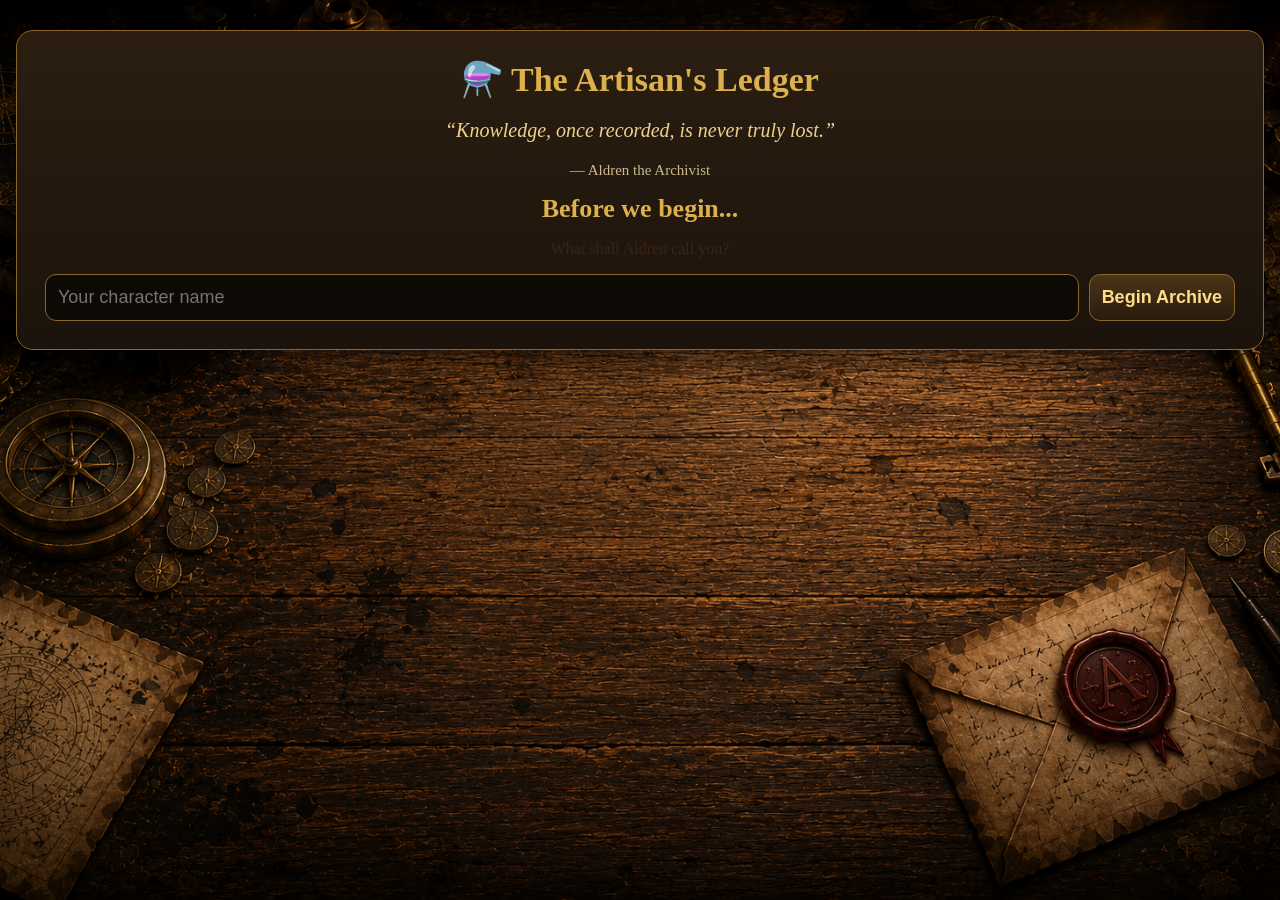
<file: index.before-opening-experience.html>
<!doctype html>
<html lang="en">
<head>
<meta charset="utf-8"><meta name="viewport" content="width=device-width,initial-scale=1">
<title>The Artisan's Ledger</title>
<link rel="stylesheet" href="style.css"></head>
<body>
<header class="ledgerTop">
  <h1>The Artisan's Ledger</h1>
  <div class="small">Volume I � Alchemy � Maintained by Aldren the Archivist</div>
</header>
<div class="wrap">
<div id="setup" class="card titlecard" style="display:none">
<h1>⚗️ The Artisan's Ledger</h1><p class="quote">“Knowledge, once recorded, is never truly lost.”</p><p class="small">— Aldren the Archivist</p>
<h2>Before we begin...</h2><p>What shall Aldren call you?</p><div class="controls" style="justify-content:center"><input id="profileName" placeholder="Your character name"><button onclick="createFirstProfile()">Begin Archive</button></div>
</div>
<div id="app" style="display:none">
<div class="card advisor"><h2 id="welcomeLine">Welcome back.</h2><div id="greetingBox" class="recipe"></div></div>
<div class="topgrid"><div class="card"><div class="small">Traits Recorded</div><div id="traitStat" class="stat">0/0</div></div><div class="card"><div class="small">Reagents Complete</div><div id="ingStat" class="stat">0/0</div></div><div class="card"><div class="small">Reagents Owned</div><div id="ownedStat" class="stat">0</div></div><div class="card"><div class="small">Useful Experiments</div><div id="craftStat" class="stat">0</div></div></div>
<div class="card"><div class="row"><b>Archive Progress</b><b id="pct">0%</b></div><div class="bar"><div id="fill" class="fill"></div></div><div id="remainingText" class="small" style="margin-top:8px"></div></div>
<div class="ledgerShell">
  <aside class="ledgerSidebar">
    <div class="ledgerBrand">The Artisan's Ledger</div>
    <div class="ledgerVolume">Volume I</div>
    <div class="ledgerProfession">Alchemy</div>
    <div class="ledgerDivider"></div>
    <div class="ledgerContentsTitle">Contents</div>
    <nav class="tabs ledgerContents">
<button class="tab active" onclick="showTab('advisor',this)">Aldren</button><button class="tab" onclick="showTab('plan',this)">Completion Plan</button><button class="tab" onclick="showTab('ingredients',this)">Reagents</button><button class="tab" onclick="showTab('builder',this)">Laboratory</button><button class="tab" onclick="showTab('session',this)">Session</button><button class="tab" onclick="showTab('verification',this)">Archive Verification</button><button class="tab" onclick="showTab('journal',this)">Character Journal</button><button class="tab" onclick="showTab('settings',this)">Settings</button><button class="tab" onclick="showTab('saves',this)">Saves</button>
    </nav>
  </aside>

  <main class="ledgerPages">
<section id="advisor" class="panel active"><div class="card advisor"><h2>Aldren's Recommendation</h2><div id="advisorText" class="recipe"></div><div class="controls" style="margin-top:12px"><button class="good" onclick="markBest()">Crafted it — record discovery</button><button class="secondary" onclick="undoLast()">Undo Last Craft</button><button class="secondary" onclick="inventoryOnly=!inventoryOnly;render()">Craftable-only: <span id="invMode">OFF</span></button><button class="secondary" onclick="togglePlayMode()">Game Mode</button></div></div><div class="card"><h2>Next 5 Experiments</h2><div id="nextFive"></div></div>
  <div class="card advisor">
    <h2>Inventory Report</h2>
    <div id="aldrenInventoryAlert" class="recipe"></div>
  </div>
  <div class="card advisor">
    <h2>Field Note</h2>
    <div id="fieldNote" class="recipe"></div>
  </div>
</section>
<section id="plan" class="panel"><div class="card"><h2>Completion Plan</h2><p class="small">Aldren calculates a practical path from your current archive.</p><div class="controls"><button onclick="buildPlan()">Calculate Plan</button><button class="secondary" onclick="inventoryOnly=!inventoryOnly;buildPlan();render()">Craftable-only: <span id="invMode2">OFF</span></button></div><div id="planSummary" class="notice">Click Calculate Plan.</div><div id="planList"></div></div></section>
<section id="ingredients" class="panel"><div class="card"><div class="controls"><input id="search" placeholder="Search reagent or trait..." oninput="render()"><select id="filter" onchange="render()"><option value="all">Show all</option><option value="favorites">Favorites only</option><option value="incomplete">Only incomplete</option><option value="complete">Only complete</option><option value="owned">Only reagents I own</option><option value="low">Only below reserve</option></select><button onclick="markOwnedFirstTrait()">Mark first trait for owned</button></div></div><h2 style="margin-top:18px">Solvents</h2><p class="small">Track potion waters and poison solvents here. The Laboratory uses these counts when checking craftability.</p><div id="solventList" class="solventGrid"></div><h2 style="margin-top:18px">Reagent Ledger</h2><div id="list" class="grid"></div></section>
<section id="builder" class="panel"><div class="card"><h2>Laboratory</h2><p class="small">Pick one or more effects. Aldren lists mixtures that share all selected effects.</p><div id="effects" class="effectList"></div></div><div class="card"><h2>Matching Recipes</h2><div id="recipes"></div></div></section>
<section id="session" class="panel"><div class="card"><h2>Today's Session</h2><div class="topgrid"><div><div class="small">Crafts Recorded</div><div id="sessionCrafts" class="stat">0</div></div><div><div class="small">Traits Learned</div><div id="sessionTraits" class="stat">0</div></div><div><div class="small">Reagents Completed</div><div id="sessionComplete" class="stat">0</div></div></div><div class="controls" style="margin-top:14px"><button class="danger" onclick="resetSession()">Reset Session Stats</button></div></div><div class="card"><h2>Achievements</h2><div id="achievements"></div></div></section>


<section id="verification" class="panel">
  <div class="card">
    <h2>Archivist's Ledger</h2>
    <p class="small">Aldren keeps this ledger so the reagent archive can be checked against ESO's in-game tooltips.</p>
    <div class="topgrid">
      <div><div class="small">Reagents in Archive</div><div id="verifyReagents" class="stat">0</div></div>
      <div><div class="small">Trait Entries</div><div id="verifyTraits" class="stat">0</div></div>
      <div><div class="small">Status</div><div class="stat">5.1</div></div>
    </div>
    <div class="notice">
      Aldren's note: if you find a trait name or order that does not match ESO, record the reagent name and the correct 1-4 order. We will patch it in the next release.
    </div>
  </div>
  <div class="card">
    <h2>Verified Field Notes</h2>
    <div class="pill">Spider Egg order corrected</div>
    <div class="pill">Water Hyacinth Critical / Weapon Critical corrected</div>
    <div class="pill">Crimson Nirnroot uses Critical</div>
    <div class="pill">Reserve controls stabilized</div>
    <div class="pill">Profile archives separated</div>
  </div>
  <div class="card">
    <h2>Data Audit</h2>
    <div id="dataAudit" class="recipe"></div>
  </div>
  <div class="card">
    <h2>Correction History</h2>
    <div class="pill">Spider Egg order corrected</div>
    <div class="pill">Water Hyacinth slot 3 corrected to Weapon Critical</div>
    <div class="pill">Crimson Nirnroot uses Critical</div>
  </div>
  <div class="card">
    <h2>Report a Correction</h2>
    <p class="small">Copy this template and send it with a screenshot if possible.</p>
    <textarea id="correctionTemplate" style="width:100%;min-height:150px;background:#0d0905;color:var(--text);border:1px solid var(--gold2);border-radius:10px;padding:12px">Correction Report

Reagent:
Trait slot number:
App says:
ESO says:
Screenshot attached? Yes / No
Notes:</textarea>
    <div class="controls" style="margin-top:10px">
      <button onclick="copyCorrectionTemplate()">Copy Template</button>
    </div>
  </div>
  <div class="card">
    <h2>Reagent Ledger</h2>
    <div id="verificationList" class="grid"></div>
  </div>
</section>

<section id="journal" class="panel">
  <div class="journalBook">

    <div class="journalHero">
      <div class="journalBookIcon">BOOK</div>
      <div>
        <div class="journalTitle">Aldren's Character Journal</div>
        <div class="journalSubtitle">Maintained for <span id="journalHeaderName"></span></div>
      </div>
      <div class="journalUpdated">Last Updated: <span id="journalLastUpdated"></span></div>
    </div>

    <div id="journalSummary" class="journalIntro"></div>

    <div class="journalMainGrid">
      <div class="journalPanel">
        <h3>Character Record</h3>
        <div id="characterRecordDisplay" class="journalRecord"></div>
      </div>

      <div class="journalPanel">
        <h3>Professions</h3>
        <div id="professionSummary" class="journalProfession"></div>
        </div>
      </div>
    </div>

    <div class="journalSeal">
      <div class="sealDivider"></div>
      <div class="sealEmblem">
        <div class="sealIcon">A</div>
        <div class="sealWord">ALDREN</div>
        <div class="sealWordSmall">ARCHIVE</div>
      </div>
      <div class="sealSignature">Recorded faithfully by</div>
      <div class="sealName">Aldren the Archivist</div>
      <div class="sealTitle">Keeper of the Alchemical Archive</div>
      <div class="sealDate"><span id="journalSealDate"></span></div>
    </div>

  </div>

  <div id="journalEditBox" class="card journalEdit" style="display:none">
    <h2>Edit Character Journal</h2>
    <div class="controls">
      <input id="journalName" placeholder="Character name">
      <select id="journalAlliance">
        <option value="">Alliance not recorded</option>
        <option value="Aldmeri Dominion">Aldmeri Dominion</option>
        <option value="Daggerfall Covenant">Daggerfall Covenant</option>
        <option value="Ebonheart Pact">Ebonheart Pact</option>
      </select>
      <input id="journalAlchemyLevel" type="number" min="1" max="50" value="50" placeholder="Alchemy level">
      <button onclick="saveJournal()">Save Journal</button>
    </div>
  </div>

  <div class="controls" style="margin-top:14px">
    <button onclick="toggleJournalEdit()">Edit Journal</button>
  </div>
</section>
<section id="settings" class="panel">
  <div class="card">
    <h2>Archive Settings</h2>
    <p class="small">Manage your characters here. Each archive keeps its own satchel, traits, favorites, and session stats.</p>
    <h3>Current Archive</h3>
    <div id="currentArchiveBox" class="notice"></div>
  </div>

  <div class="card">
    <h2>Switch Archive</h2>
    <div id="profileButtons" class="controls" style="margin-top:10px"></div>
  </div>

  <div class="card">
    <h2>Rename Current Archive</h2>
    <div class="controls">
      <input id="renameProfileName" placeholder="New name for current archive">
      <button onclick="renameActiveProfile()">Rename Archive</button>
    </div>
  </div>

  <div class="card">
    <h2>Create New Archive</h2>
    <div class="controls">
      <input id="newProfileName" placeholder="New character name">
      <button onclick="addProfile()">Add Archive</button>
    </div>
  </div>

  
  <div class="card">
    <h2>Danger Zone</h2>
    <p class="small">Deleting an archive cannot be undone unless you exported a backup first.</p>
    <button class="danger" onclick="deleteActiveProfile()">Delete Current Archive</button>
  </div>
</section>

<section id="saves" class="panel"><div class="card"><h2>Archive Tools</h2><div class="controls"><button onclick="exportSave()">Export Archive</button><button onclick="importSave()">Import Archive</button><button class="danger" onclick="resetAll()">Reset Everything</button></div><p class="small">Progress saves automatically in this browser.</p><div class="notice"><b>Release 5.4 — The Archivist</b><br>Removed green note styling, added Aldren Field Notes, added correction report template, added data audit, and added low-reserve reagent filtering.</div></div></section>
  </main>
</div>
</div></div>
<script src="script.js"></script></body></html>
</file>
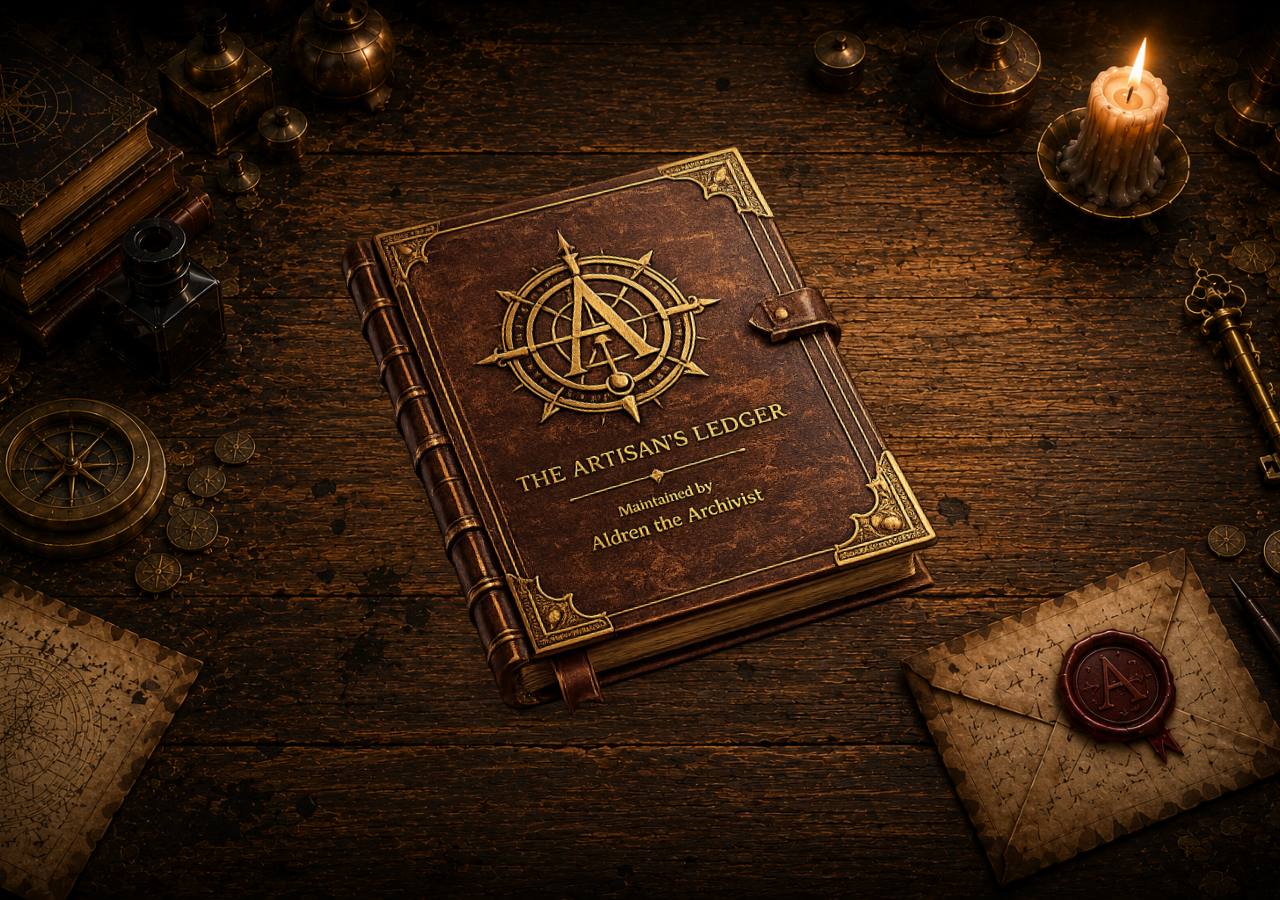
<file: index.before-opening-release.html>
<!doctype html>
<html lang="en">
<head>
<meta charset="utf-8"><meta name="viewport" content="width=device-width,initial-scale=1">
<title>The Artisan's Ledger</title>
<link rel="stylesheet" href="style.css"></head>
<body>
<div id="tomeGate" class="tomeGate">
  <div class="studyGlow"></div>
  <div class="studyTable">
    <div class="ledgerTome" onclick="openLedger()">
      <div class="tomeAura"></div>
      <div class="tomeCover">
        <div class="tomeSpine"></div>
        <div class="tomeCorner tl"></div>
        <div class="tomeCorner tr"></div>
        <div class="tomeCorner bl"></div>
        <div class="tomeCorner br"></div>
        <div class="tomeRune">A</div>
        <div class="tomeName">The Artisan's Ledger</div>
        <div class="tomeKeeper">Maintained by Aldren the Archivist</div>
        <div class="tomePrompt">Click to open the ledger</div>
      </div>
      <div class="tomeOpenSpread">
        <div class="openingPage leftOpeningPage"></div>
        <div class="openingPage rightOpeningPage"></div>
      </div>
    </div>
  </div>
</div>

<div id="characterGate" class="characterGate" style="display:none">
  <div class="characterBook">
    <div class="characterLeftPage">
      <div class="gateVolume">The Artisan's Ledger</div>
      <h2>Volume I</h2>
      <h3>Alchemy</h3>
      <p>Aldren has prepared the archive. Choose the ledger you wish to open today.</p>
    </div>
    <div class="characterRightPage">
      <h2>Choose a Character</h2>
      <div id="characterGateList" class="characterGateList"></div>
    </div>
  </div>
</div>

<header class="ledgerTop">
  <h1>The Artisan's Ledger</h1>
  <div class="small">Volume I � Alchemy � Maintained by Aldren the Archivist</div>
</header>
<div class="wrap">
<div id="setup" class="card titlecard" style="display:none">
<h1>⚗️ The Artisan's Ledger</h1><p class="quote">“Knowledge, once recorded, is never truly lost.”</p><p class="small">— Aldren the Archivist</p>
<h2>Before we begin...</h2><p>What shall Aldren call you?</p><div class="controls" style="justify-content:center"><input id="profileName" placeholder="Your character name"><button onclick="createFirstProfile()">Begin Archive</button></div>
</div>
<div id="app" style="display:none">
<div class="card advisor"><h2 id="welcomeLine">Welcome back.</h2><div id="greetingBox" class="recipe"></div></div>
<div class="topgrid"><div class="card"><div class="small">Traits Recorded</div><div id="traitStat" class="stat">0/0</div></div><div class="card"><div class="small">Reagents Complete</div><div id="ingStat" class="stat">0/0</div></div><div class="card"><div class="small">Reagents Owned</div><div id="ownedStat" class="stat">0</div></div><div class="card"><div class="small">Useful Experiments</div><div id="craftStat" class="stat">0</div></div></div>
<div class="card"><div class="row"><b>Archive Progress</b><b id="pct">0%</b></div><div class="bar"><div id="fill" class="fill"></div></div><div id="remainingText" class="small" style="margin-top:8px"></div></div>
<div class="ledgerShell">
  <aside class="ledgerSidebar">
    <div class="ledgerBrand">The Artisan's Ledger</div>
    <div class="ledgerVolume">Volume I</div>
    <div class="ledgerProfession">Alchemy</div>
    <div class="ledgerDivider"></div>
    <div class="ledgerContentsTitle">Contents</div>
    <nav class="tabs ledgerContents">
<button class="tab active" onclick="showTab('advisor',this)">Aldren</button><button class="tab" onclick="showTab('plan',this)">Completion Plan</button><button class="tab" onclick="showTab('ingredients',this)">Reagents</button><button class="tab" onclick="showTab('builder',this)">Laboratory</button><button class="tab" onclick="showTab('session',this)">Session</button><button class="tab" onclick="showTab('verification',this)">Archive Verification</button><button class="tab" onclick="showTab('journal',this)">Character Journal</button><button class="tab" onclick="showTab('settings',this)">Settings</button><button class="tab" onclick="showTab('saves',this)">Saves</button>
    </nav>
  </aside>

  <main class="ledgerPages">
<section id="advisor" class="panel active"><div class="card advisor"><h2>Aldren's Recommendation</h2><div id="advisorText" class="recipe"></div><div class="controls" style="margin-top:12px"><button class="good" onclick="markBest()">Crafted it — record discovery</button><button class="secondary" onclick="undoLast()">Undo Last Craft</button><button class="secondary" onclick="inventoryOnly=!inventoryOnly;render()">Craftable-only: <span id="invMode">OFF</span></button><button class="secondary" onclick="togglePlayMode()">Game Mode</button></div></div><div class="card"><h2>Next 5 Experiments</h2><div id="nextFive"></div></div>
  <div class="card advisor">
    <h2>Inventory Report</h2>
    <div id="aldrenInventoryAlert" class="recipe"></div>
  </div>
  <div class="card advisor">
    <h2>Field Note</h2>
    <div id="fieldNote" class="recipe"></div>
  </div>
</section>
<section id="plan" class="panel"><div class="card"><h2>Completion Plan</h2><p class="small">Aldren calculates a practical path from your current archive.</p><div class="controls"><button onclick="buildPlan()">Calculate Plan</button><button class="secondary" onclick="inventoryOnly=!inventoryOnly;buildPlan();render()">Craftable-only: <span id="invMode2">OFF</span></button></div><div id="planSummary" class="notice">Click Calculate Plan.</div><div id="planList"></div></div></section>
<section id="ingredients" class="panel"><div class="card"><div class="controls"><input id="search" placeholder="Search reagent or trait..." oninput="render()"><select id="filter" onchange="render()"><option value="all">Show all</option><option value="favorites">Favorites only</option><option value="incomplete">Only incomplete</option><option value="complete">Only complete</option><option value="owned">Only reagents I own</option><option value="low">Only below reserve</option></select><button onclick="markOwnedFirstTrait()">Mark first trait for owned</button></div></div><h2 style="margin-top:18px">Solvents</h2><p class="small">Track potion waters and poison solvents here. The Laboratory uses these counts when checking craftability.</p><div id="solventList" class="solventGrid"></div><h2 style="margin-top:18px">Reagent Ledger</h2><div id="list" class="grid"></div></section>
<section id="builder" class="panel"><div class="card"><h2>Laboratory</h2><p class="small">Pick one or more effects. Aldren lists mixtures that share all selected effects.</p><div id="effects" class="effectList"></div></div><div class="card"><h2>Matching Recipes</h2><div id="recipes"></div></div></section>
<section id="session" class="panel"><div class="card"><h2>Today's Session</h2><div class="topgrid"><div><div class="small">Crafts Recorded</div><div id="sessionCrafts" class="stat">0</div></div><div><div class="small">Traits Learned</div><div id="sessionTraits" class="stat">0</div></div><div><div class="small">Reagents Completed</div><div id="sessionComplete" class="stat">0</div></div></div><div class="controls" style="margin-top:14px"><button class="danger" onclick="resetSession()">Reset Session Stats</button></div></div><div class="card"><h2>Achievements</h2><div id="achievements"></div></div></section>


<section id="verification" class="panel">
  <div class="card">
    <h2>Archivist's Ledger</h2>
    <p class="small">Aldren keeps this ledger so the reagent archive can be checked against ESO's in-game tooltips.</p>
    <div class="topgrid">
      <div><div class="small">Reagents in Archive</div><div id="verifyReagents" class="stat">0</div></div>
      <div><div class="small">Trait Entries</div><div id="verifyTraits" class="stat">0</div></div>
      <div><div class="small">Status</div><div class="stat">5.1</div></div>
    </div>
    <div class="notice">
      Aldren's note: if you find a trait name or order that does not match ESO, record the reagent name and the correct 1-4 order. We will patch it in the next release.
    </div>
  </div>
  <div class="card">
    <h2>Verified Field Notes</h2>
    <div class="pill">Spider Egg order corrected</div>
    <div class="pill">Water Hyacinth Critical / Weapon Critical corrected</div>
    <div class="pill">Crimson Nirnroot uses Critical</div>
    <div class="pill">Reserve controls stabilized</div>
    <div class="pill">Profile archives separated</div>
  </div>
  <div class="card">
    <h2>Data Audit</h2>
    <div id="dataAudit" class="recipe"></div>
  </div>
  <div class="card">
    <h2>Correction History</h2>
    <div class="pill">Spider Egg order corrected</div>
    <div class="pill">Water Hyacinth slot 3 corrected to Weapon Critical</div>
    <div class="pill">Crimson Nirnroot uses Critical</div>
  </div>
  <div class="card">
    <h2>Report a Correction</h2>
    <p class="small">Copy this template and send it with a screenshot if possible.</p>
    <textarea id="correctionTemplate" style="width:100%;min-height:150px;background:#0d0905;color:var(--text);border:1px solid var(--gold2);border-radius:10px;padding:12px">Correction Report

Reagent:
Trait slot number:
App says:
ESO says:
Screenshot attached? Yes / No
Notes:</textarea>
    <div class="controls" style="margin-top:10px">
      <button onclick="copyCorrectionTemplate()">Copy Template</button>
    </div>
  </div>
  <div class="card">
    <h2>Reagent Ledger</h2>
    <div id="verificationList" class="grid"></div>
  </div>
</section>

<section id="journal" class="panel">
  <div class="journalBook">

    <div class="journalHero">
      <div class="journalBookIcon">BOOK</div>
      <div>
        <div class="journalTitle">Aldren's Character Journal</div>
        <div class="journalSubtitle">Maintained for <span id="journalHeaderName"></span></div>
      </div>
      <div class="journalUpdated">Last Updated: <span id="journalLastUpdated"></span></div>
    </div>

    <div id="journalSummary" class="journalIntro"></div>

    <div class="journalMainGrid">
      <div class="journalPanel">
        <h3>Character Record</h3>
        <div id="characterRecordDisplay" class="journalRecord"></div>
      </div>

      <div class="journalPanel">
        <h3>Professions</h3>
        <div id="professionSummary" class="journalProfession"></div>
        </div>
      </div>
    </div>

    <div class="journalSeal">
      <div class="sealDivider"></div>
      <div class="sealEmblem">
        <div class="sealIcon">A</div>
        <div class="sealWord">ALDREN</div>
        <div class="sealWordSmall">ARCHIVE</div>
      </div>
      <div class="sealSignature">Recorded faithfully by</div>
      <div class="sealName">Aldren the Archivist</div>
      <div class="sealTitle">Keeper of the Alchemical Archive</div>
      <div class="sealDate"><span id="journalSealDate"></span></div>
    </div>

  </div>

  <div id="journalEditBox" class="card journalEdit" style="display:none">
    <h2>Edit Character Journal</h2>
    <div class="controls">
      <input id="journalName" placeholder="Character name">
      <select id="journalAlliance">
        <option value="">Alliance not recorded</option>
        <option value="Aldmeri Dominion">Aldmeri Dominion</option>
        <option value="Daggerfall Covenant">Daggerfall Covenant</option>
        <option value="Ebonheart Pact">Ebonheart Pact</option>
      </select>
      <input id="journalAlchemyLevel" type="number" min="1" max="50" value="50" placeholder="Alchemy level">
      <button onclick="saveJournal()">Save Journal</button>
    </div>
  </div>

  <div class="controls" style="margin-top:14px">
    <button onclick="toggleJournalEdit()">Edit Journal</button>
  </div>
</section>
<section id="settings" class="panel">
  <div class="card">
    <h2>Archive Settings</h2>
    <p class="small">Manage your characters here. Each archive keeps its own satchel, traits, favorites, and session stats.</p>
    <h3>Current Archive</h3>
    <div id="currentArchiveBox" class="notice"></div>
  </div>

  <div class="card">
    <h2>Switch Archive</h2>
    <div id="profileButtons" class="controls" style="margin-top:10px"></div>
  </div>

  <div class="card">
    <h2>Rename Current Archive</h2>
    <div class="controls">
      <input id="renameProfileName" placeholder="New name for current archive">
      <button onclick="renameActiveProfile()">Rename Archive</button>
    </div>
  </div>

  <div class="card">
    <h2>Create New Archive</h2>
    <div class="controls">
      <input id="newProfileName" placeholder="New character name">
      <button onclick="addProfile()">Add Archive</button>
    </div>
  </div>

  
  <div class="card">
    <h2>Danger Zone</h2>
    <p class="small">Deleting an archive cannot be undone unless you exported a backup first.</p>
    <button class="danger" onclick="deleteActiveProfile()">Delete Current Archive</button>
  </div>
</section>

<section id="saves" class="panel"><div class="card"><h2>Archive Tools</h2><div class="controls"><button onclick="exportSave()">Export Archive</button><button onclick="importSave()">Import Archive</button><button class="danger" onclick="resetAll()">Reset Everything</button></div><p class="small">Progress saves automatically in this browser.</p><div class="notice"><b>Release 5.4 — The Archivist</b><br>Removed green note styling, added Aldren Field Notes, added correction report template, added data audit, and added low-reserve reagent filtering.</div></div></section>
  </main>
</div>
</div></div>
<script src="script.js"></script></body></html>
</file>
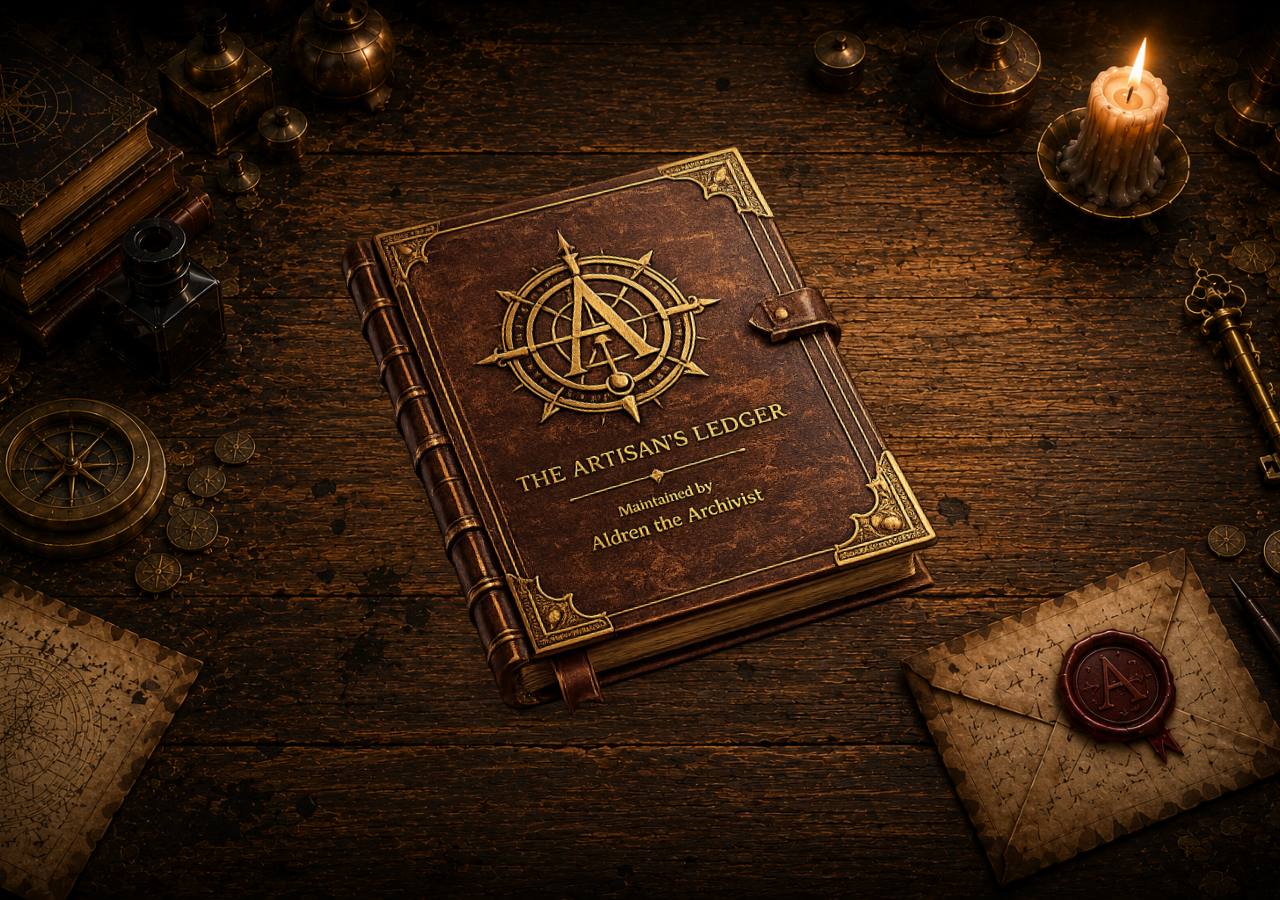
<file: index.release.html>
<!doctype html>
<html lang="en">
<head>
<meta charset="utf-8"><meta name="viewport" content="width=device-width,initial-scale=1">
<title>The Artisan's Ledger</title>
<link rel="stylesheet" href="style.css"></head>
<body>
<div id="tomeGate" class="tomeGate">
  <div class="studyGlow"></div>
  <div class="studyTable">
    <button class="ledgerTome" type="button" aria-label="Open The Artisan's Ledger" onclick="openLedger()">
      <span class="tomeCover"></span>
    </button>
  </div>
</div>

<header class="ledgerTop">
  <h1>The Artisan's Ledger</h1>
  <div class="small">Volume I � Alchemy � Maintained by Aldren the Archivist</div>
</header>
<div class="wrap">
<div id="setup" class="card titlecard" style="display:none">
<h1>⚗️ The Artisan's Ledger</h1><p class="quote">“Knowledge, once recorded, is never truly lost.”</p><p class="small">— Aldren the Archivist</p>
<h2>Before we begin...</h2><p>What shall Aldren call you?</p><div class="controls" style="justify-content:center"><input id="profileName" placeholder="Your character name"><button onclick="createFirstProfile()">Begin Archive</button></div>
</div>
<div id="app" style="display:none">
<div class="card advisor"><h2 id="welcomeLine">Welcome back.</h2><div id="greetingBox" class="recipe"></div></div>
<div class="topgrid"><div class="card"><div class="small">Traits Recorded</div><div id="traitStat" class="stat">0/0</div></div><div class="card"><div class="small">Reagents Complete</div><div id="ingStat" class="stat">0/0</div></div><div class="card"><div class="small">Reagents Owned</div><div id="ownedStat" class="stat">0</div></div><div class="card"><div class="small">Useful Experiments</div><div id="craftStat" class="stat">0</div></div></div>
<div class="card"><div class="row"><b>Archive Progress</b><b id="pct">0%</b></div><div class="bar"><div id="fill" class="fill"></div></div><div id="remainingText" class="small" style="margin-top:8px"></div></div>
<div class="ledgerShell">
  <aside class="ledgerSidebar">
    <div class="ledgerBrand">The Artisan's Ledger</div>
    <div class="ledgerVolume">Volume I</div>
    <div class="ledgerProfession">Alchemy</div>
    <div class="ledgerDivider"></div>
    <div class="ledgerContentsTitle">Contents</div>
    <nav class="tabs ledgerContents">
<button class="tab active" onclick="showTab('advisor',this)">Aldren</button><button class="tab" onclick="showTab('plan',this)">Completion Plan</button><button class="tab" onclick="showTab('ingredients',this)">Reagents</button><button class="tab" onclick="showTab('builder',this)">Laboratory</button><button class="tab" onclick="showTab('session',this)">Session</button><button class="tab" onclick="showTab('verification',this)">Archive Verification</button><button class="tab" onclick="showTab('journal',this)">Character Journal</button><button class="tab" onclick="showTab('settings',this)">Settings</button><button class="tab" onclick="showTab('saves',this)">Saves</button>
    </nav>
  </aside>

  <main class="ledgerPages">
<section id="advisor" class="panel active"><div class="card advisor"><h2>Aldren's Recommendation</h2><div id="advisorText" class="recipe"></div><div class="controls" style="margin-top:12px"><button class="good" onclick="markBest()">Crafted it — record discovery</button><button class="secondary" onclick="undoLast()">Undo Last Craft</button><button class="secondary" onclick="inventoryOnly=!inventoryOnly;render()">Craftable-only: <span id="invMode">OFF</span></button><button class="secondary" onclick="togglePlayMode()">Game Mode</button></div></div><div class="card"><h2>Next 5 Experiments</h2><div id="nextFive"></div></div>
  <div class="card advisor">
    <h2>Inventory Report</h2>
    <div id="aldrenInventoryAlert" class="recipe"></div>
  </div>
  <div class="card advisor">
    <h2>Field Note</h2>
    <div id="fieldNote" class="recipe"></div>
  </div>
</section>
<section id="plan" class="panel"><div class="card"><h2>Completion Plan</h2><p class="small">Aldren calculates a practical path from your current archive.</p><div class="controls"><button onclick="buildPlan()">Calculate Plan</button><button class="secondary" onclick="inventoryOnly=!inventoryOnly;buildPlan();render()">Craftable-only: <span id="invMode2">OFF</span></button></div><div id="planSummary" class="notice">Click Calculate Plan.</div><div id="planList"></div></div></section>
<section id="ingredients" class="panel"><div class="card"><div class="controls"><input id="search" placeholder="Search reagent or trait..." oninput="render()"><select id="filter" onchange="render()"><option value="all">Show all</option><option value="favorites">Favorites only</option><option value="incomplete">Only incomplete</option><option value="complete">Only complete</option><option value="owned">Only reagents I own</option><option value="low">Only below reserve</option></select><button onclick="markOwnedFirstTrait()">Mark first trait for owned</button></div></div><h2 style="margin-top:18px">Solvents</h2><p class="small">Track potion waters and poison solvents here. The Laboratory uses these counts when checking craftability.</p><div id="solventList" class="solventGrid"></div><h2 style="margin-top:18px">Reagent Ledger</h2><div id="list" class="grid"></div></section>
<section id="builder" class="panel"><div class="card"><h2>Laboratory</h2><p class="small">Pick one or more effects. Aldren lists mixtures that share all selected effects.</p><div id="effects" class="effectList"></div></div><div class="card"><h2>Matching Recipes</h2><div id="recipes"></div></div></section>
<section id="session" class="panel"><div class="card"><h2>Today's Session</h2><div class="topgrid"><div><div class="small">Crafts Recorded</div><div id="sessionCrafts" class="stat">0</div></div><div><div class="small">Traits Learned</div><div id="sessionTraits" class="stat">0</div></div><div><div class="small">Reagents Completed</div><div id="sessionComplete" class="stat">0</div></div></div><div class="controls" style="margin-top:14px"><button class="danger" onclick="resetSession()">Reset Session Stats</button></div></div><div class="card"><h2>Achievements</h2><div id="achievements"></div></div></section>


<section id="verification" class="panel">
  <div class="card">
    <h2>Archivist's Ledger</h2>
    <p class="small">Aldren keeps this ledger so the reagent archive can be checked against ESO's in-game tooltips.</p>
    <div class="topgrid">
      <div><div class="small">Reagents in Archive</div><div id="verifyReagents" class="stat">0</div></div>
      <div><div class="small">Trait Entries</div><div id="verifyTraits" class="stat">0</div></div>
      <div><div class="small">Status</div><div class="stat">5.1</div></div>
    </div>
    <div class="notice">
      Aldren's note: if you find a trait name or order that does not match ESO, record the reagent name and the correct 1-4 order. We will patch it in the next release.
    </div>
  </div>
  <div class="card">
    <h2>Verified Field Notes</h2>
    <div class="pill">Spider Egg order corrected</div>
    <div class="pill">Water Hyacinth Critical / Weapon Critical corrected</div>
    <div class="pill">Crimson Nirnroot uses Critical</div>
    <div class="pill">Reserve controls stabilized</div>
    <div class="pill">Profile archives separated</div>
  </div>
  <div class="card">
    <h2>Data Audit</h2>
    <div id="dataAudit" class="recipe"></div>
  </div>
  <div class="card">
    <h2>Correction History</h2>
    <div class="pill">Spider Egg order corrected</div>
    <div class="pill">Water Hyacinth slot 3 corrected to Weapon Critical</div>
    <div class="pill">Crimson Nirnroot uses Critical</div>
  </div>
  <div class="card">
    <h2>Report a Correction</h2>
    <p class="small">Copy this template and send it with a screenshot if possible.</p>
    <textarea id="correctionTemplate" style="width:100%;min-height:150px;background:#0d0905;color:var(--text);border:1px solid var(--gold2);border-radius:10px;padding:12px">Correction Report

Reagent:
Trait slot number:
App says:
ESO says:
Screenshot attached? Yes / No
Notes:</textarea>
    <div class="controls" style="margin-top:10px">
      <button onclick="copyCorrectionTemplate()">Copy Template</button>
    </div>
  </div>
  <div class="card">
    <h2>Reagent Ledger</h2>
    <div id="verificationList" class="grid"></div>
  </div>
</section>

<section id="journal" class="panel">
  <div class="journalBook">

    <div class="journalHero">
      <div class="journalBookIcon">BOOK</div>
      <div>
        <div class="journalTitle">Aldren's Character Journal</div>
        <div class="journalSubtitle">Maintained for <span id="journalHeaderName"></span></div>
      </div>
      <div class="journalUpdated">Last Updated: <span id="journalLastUpdated"></span></div>
    </div>

    <div id="journalSummary" class="journalIntro"></div>

    <div class="journalMainGrid">
      <div class="journalPanel">
        <h3>Character Record</h3>
        <div id="characterRecordDisplay" class="journalRecord"></div>
      </div>

      <div class="journalPanel">
        <h3>Professions</h3>
        <div id="professionSummary" class="journalProfession"></div>
        </div>
      </div>
    </div>

    <div class="journalSeal">
      <div class="sealDivider"></div>
      <div class="sealEmblem">
        <div class="sealIcon">A</div>
        <div class="sealWord">ALDREN</div>
        <div class="sealWordSmall">ARCHIVE</div>
      </div>
      <div class="sealSignature">Recorded faithfully by</div>
      <div class="sealName">Aldren the Archivist</div>
      <div class="sealTitle">Keeper of the Alchemical Archive</div>
      <div class="sealDate"><span id="journalSealDate"></span></div>
    </div>

  </div>

  <div id="journalEditBox" class="card journalEdit" style="display:none">
    <h2>Edit Character Journal</h2>
    <div class="controls">
      <input id="journalName" placeholder="Character name">
      <select id="journalAlliance">
        <option value="">Alliance not recorded</option>
        <option value="Aldmeri Dominion">Aldmeri Dominion</option>
        <option value="Daggerfall Covenant">Daggerfall Covenant</option>
        <option value="Ebonheart Pact">Ebonheart Pact</option>
      </select>
      <input id="journalAlchemyLevel" type="number" min="1" max="50" value="50" placeholder="Alchemy level">
      <button onclick="saveJournal()">Save Journal</button>
    </div>
  </div>

  <div class="controls" style="margin-top:14px">
    <button onclick="toggleJournalEdit()">Edit Journal</button>
  </div>
</section>
<section id="settings" class="panel">
  <div class="card">
    <h2>Archive Settings</h2>
    <p class="small">Manage your characters here. Each archive keeps its own satchel, traits, favorites, and session stats.</p>
    <h3>Current Archive</h3>
    <div id="currentArchiveBox" class="notice"></div>
  </div>

  <div class="card">
    <h2>Switch Archive</h2>
    <div id="profileButtons" class="controls" style="margin-top:10px"></div>
  </div>

  <div class="card">
    <h2>Rename Current Archive</h2>
    <div class="controls">
      <input id="renameProfileName" placeholder="New name for current archive">
      <button onclick="renameActiveProfile()">Rename Archive</button>
    </div>
  </div>

  <div class="card">
    <h2>Create New Archive</h2>
    <div class="controls">
      <input id="newProfileName" placeholder="New character name">
      <button onclick="addProfile()">Add Archive</button>
    </div>
  </div>

  
  <div class="card">
    <h2>Danger Zone</h2>
    <p class="small">Deleting an archive cannot be undone unless you exported a backup first.</p>
    <button class="danger" onclick="deleteActiveProfile()">Delete Current Archive</button>
  </div>
</section>

<section id="saves" class="panel"><div class="card"><h2>Archive Tools</h2><div class="controls"><button onclick="exportSave()">Export Archive</button><button onclick="importSave()">Import Archive</button><button class="danger" onclick="resetAll()">Reset Everything</button></div><p class="small">Progress saves automatically in this browser.</p><div class="notice"><b>Release 5.4 — The Archivist</b><br>Removed green note styling, added Aldren Field Notes, added correction report template, added data audit, and added low-reserve reagent filtering.</div></div></section>
  </main>
</div>
</div></div>
<script src="script.js"></script></body></html>
</file>
<file: style.css>
﻿:root{
  --bg:#090603;
  --panel:#1b130b;
  --panel2:#2b1e11;
  --gold:#ddb04e;
  --gold2:#8b642a;
  --text:#f8ecd2;
  --muted:#cbb98d;
  --green:#6fc77a;
  --yellow:#d7aa47;
  --red:#bd5d53;
  --ink:#3e2714;
  --ink-soft:#5b3518;
  --parchment:#f4dfad;
}

*{box-sizing:border-box}


body{

    margin:0;

    background-image:url("assets/backgrounds/desk-background-v1.png");
    background-size:cover;
    background-position:center;
    background-attachment:fixed;
    background-repeat:no-repeat;

    color:#3b2414;

    overflow-x:hidden;
}


header{display:none}
h1{margin:0;color:var(--gold);font-size:34px}
h2{color:var(--gold);margin:0 0 12px;font-size:26px}
h3{margin:0 0 10px;color:#ffe1a4;font-size:22px}

.wrap{max-width:none;margin:auto;padding:16px}
.card{background:linear-gradient(180deg,var(--panel2),var(--panel));border:1px solid var(--gold2);border-radius:17px;padding:18px;margin:14px 0;box-shadow:0 10px 26px #0009}
.topgrid{display:grid;grid-template-columns:repeat(auto-fit,minmax(220px,1fr));gap:14px}.grid{display:grid;grid-template-columns:repeat(auto-fit,minmax(295px,1fr));gap:14px}
.stat{font-size:34px;color:var(--gold);font-weight:900}.small{color:var(--muted);font-size:15px}
input,button,select{background:#0d0905;color:var(--text);border:1px solid var(--gold2);border-radius:11px;padding:12px;font-size:18px}
button{cursor:pointer;color:#ffdc8c;font-weight:800;background:linear-gradient(#4c3518,#281b0c)}button.secondary{background:#130e08;color:var(--muted)}button.danger{border-color:#8c3d35;color:#ffd0c9}button.good{border-color:#468a4b;color:#dcffdf}
.controls{display:flex;gap:10px;flex-wrap:wrap;align-items:center}.controls input{min-width:300px;flex:1}
.bar{height:22px;background:#090704;border-radius:999px;overflow:hidden;border:1px solid var(--gold2)}.fill{height:100%;background:linear-gradient(90deg,#8d6727,#e6bd5a);width:0;transition:width .4s}
.row{display:flex;justify-content:space-between;gap:12px;align-items:center}.recipe{font-size:22px;line-height:1.6}
.pill{display:inline-block;border:1px solid var(--gold2);border-radius:999px;padding:6px 11px;margin:4px;color:var(--muted);font-size:15px}
.trait{display:flex;gap:10px;align-items:center;margin:8px 0;padding:7px;border-radius:9px}.trait input{width:24px;height:24px}
.done{border-color:var(--green)}.partial{border-color:var(--yellow)}.none{border-color:var(--red)}.fav{box-shadow:0 0 0 2px #d9aa4933}
.qty{width:78px;text-align:center}.qtyBtns{display:flex;gap:6px;flex-wrap:wrap;margin-top:8px}.qtyBtns button{padding:8px 10px;font-size:15px}.badge{font-size:14px;border-radius:999px;padding:5px 9px;border:1px solid var(--gold2);color:var(--muted)}
.tabs{display:flex;gap:8px;flex-wrap:wrap;margin:14px 0}.panel{display:none}.panel.active{display:block}.advisor{border-left:5px solid var(--gold)}
.effectList{display:grid;grid-template-columns:repeat(auto-fit,minmax(225px,1fr));gap:8px}.effectItem{border:1px solid var(--gold2);border-radius:10px;padding:9px;background:#100b06}.solventGrid{display:grid;grid-template-columns:repeat(auto-fit,minmax(260px,1fr));gap:14px}.recipeLine{display:block;border:1px solid var(--gold2);border-radius:10px;padding:10px;margin:8px 0;background:#100b06}.planStep{border:1px solid var(--gold2);border-radius:12px;padding:12px;margin:8px 0;background:#110c07}
mark{background:#5c4117;color:#ffe7aa;border-radius:4px;padding:1px 5px}.notice{border:1px solid var(--gold2);background:#100b06;border-radius:12px;padding:12px;margin-top:10px;color:var(--text)}
body.playing{font-size:22px}body.playing .card{padding:24px}body.playing button,body.playing input,body.playing select{font-size:22px;padding:15px}body.playing h1{font-size:40px}.titlecard{text-align:center;padding:28px}.quote{font-style:italic;color:#edd28d;font-size:20px}


/* Opening Experience - single smooth sequence */
.tomeGate{
  position:fixed;
  inset:0;
  z-index:9999;
  overflow:hidden;
  display:flex;
  align-items:center;
  justify-content:center;
  background-image:url("assets/backgrounds/desk-background-v1.png");
  background-size:cover;
  background-position:center;
  background-repeat:no-repeat;
  background-color:#120905;
  perspective:1800px;
}

.tomeGate::before{
  content:"";
  position:absolute;
  inset:0;
  pointer-events:none;
  background-image:
    radial-gradient(circle,rgba(255,220,130,.42) 0 1px,transparent 2px),
    radial-gradient(circle,rgba(255,255,255,.16) 0 1px,transparent 2px);
  background-size:90px 90px,140px 140px;
  animation:ledgerDust 18s linear infinite;
  opacity:.22;
}

.tomeGate::after{
  content:"";
  position:absolute;
  inset:0;
  pointer-events:none;
  background:radial-gradient(circle at center,transparent 45%,rgba(0,0,0,.68) 100%);
}

.studyGlow{
  position:absolute;
  inset:0;
  pointer-events:none;
  background:
    radial-gradient(circle at 24% 20%,rgba(255,202,98,.16),transparent 18%),
    radial-gradient(circle at 78% 28%,rgba(116,71,255,.14),transparent 16%);
  animation:studyFlicker 3.5s infinite alternate ease-in-out;
}

.studyTable{
  width:min(920px,92vw);
  height:min(560px,76vh);
  display:flex;
  align-items:center;
  justify-content:center;
  position:relative;
  overflow:visible;
  background:transparent;
  border:none;
  box-shadow:none;
}

.ledgerTome{
  position:absolute;
  left:50%;
  top:50%;
  width:min(900px,88vw);
  height:min(650px,76vh);
  transform:translate(-50%,-50%) rotate(-10deg);
  transform-origin:center center;
  transform-style:preserve-3d;
  background:transparent;
  border:none;
  box-shadow:none;
  cursor:pointer;
  transition:transform .35s ease;
  will-change:transform,opacity;
}

.ledgerTome:hover{
  transform:translate(-50%,-50%) rotate(-8deg) scale(1.025);
}

.tomeAura,.closedTome,.bookScene,.bookShadow,.openingBook{
  display:none !important;
}

.tomeOpenSpread{
  position:absolute;
  inset:8% 7%;
  display:block;
  opacity:0;
  transform:scale(.96);
  border-radius:22px;
  background:
    linear-gradient(90deg,rgba(0,0,0,.22) 49%,rgba(84,45,16,.34) 50%,rgba(0,0,0,.22) 51%),
    linear-gradient(90deg,#f1d99f,#f8e7b8 48%,#e6c282 52%,#f2d79c);
  box-shadow:0 28px 52px rgba(0,0,0,.44),inset 0 0 32px rgba(92,57,18,.16);
  z-index:2;
  pointer-events:none;
}

.openingPage{
  position:absolute;
  top:0;
  bottom:0;
  width:50%;
  background:repeating-linear-gradient(0deg,rgba(74,43,15,.055) 0 1px,transparent 1px 9px);
  opacity:.45;
}

.leftOpeningPage{left:0;border-radius:22px 4px 4px 22px}
.rightOpeningPage{right:0;border-radius:4px 22px 22px 4px}

.tomeCover{
  position:absolute;
  inset:0;
  display:block;
  opacity:1;
  visibility:visible;
  background-image:url("assets/books/ledger-cover-clean.png");
  background-size:100% auto;
  background-repeat:no-repeat;
  background-position:center center;
  background-color:transparent;
  border:none;
  box-shadow:none;
  filter:drop-shadow(0 35px 40px rgba(0,0,0,.6));
  z-index:5;
  transform-origin:left center;
  transform-style:preserve-3d;
  backface-visibility:hidden;
  will-change:transform,opacity,filter;
}

.tomeCover::before,
.tomeCover::after,
.tomeCover>*{
  display:none !important;
  content:none !important;
}

.openingLedger{
  pointer-events:none;
  animation:ledgerGateFade 2.05s cubic-bezier(.22,.61,.36,1) forwards;
}

.openingLedger .ledgerTome{
  animation:ledgerSettleOpen 1.65s cubic-bezier(.16,1,.3,1) forwards;
}

.openingLedger .tomeOpenSpread{
  animation:ledgerPagesReveal 1.65s cubic-bezier(.16,1,.3,1) forwards;
}

.openingLedger .tomeCover{
  animation:ledgerCoverOpen 1.65s cubic-bezier(.16,1,.3,1) forwards;
}

.characterGate{display:none}

@keyframes ledgerCoverOpen{
  0%{
    opacity:1;
    transform:rotateY(0deg) translateZ(2px);
    filter:drop-shadow(0 35px 40px rgba(0,0,0,.6));
  }
  100%{
    opacity:0;
    transform:rotateY(-112deg) translateZ(2px);
    filter:drop-shadow(0 44px 56px rgba(0,0,0,.35));
  }
}

@keyframes ledgerSettleOpen{
  0%{transform:translate(-50%,-50%) rotate(-10deg) scale(1);opacity:1}
  100%{transform:translate(-50%,-50%) rotate(-4deg) scale(1.06);opacity:1}
}

@keyframes ledgerPagesReveal{
  0%{opacity:0;transform:scale(.96)}
  35%{opacity:.35;transform:scale(.985)}
  100%{opacity:1;transform:scale(1)}
}


@keyframes ledgerGateFade{
  0%,76%{opacity:1}
  100%{opacity:0}
}

@keyframes ledgerDust{
  from{background-position:0 0,0 0}
  to{background-position:260px -420px,-220px -360px}
}

@keyframes studyFlicker{
  from{opacity:.75}
  to{opacity:1}
}


/* Ledger Workbench Layout */
.ledgerTop{display:none}
.ledgerShell{width:min(1380px,94vw);margin:42px auto;display:grid;grid-template-columns:300px 1fr;gap:22px;background:transparent;border:none;box-shadow:none;overflow:visible}
.ledgerShell::before,.ledgerShell::after,.ledgerPages::before{display:none}
.ledgerSidebar{min-width:0;min-height:760px;padding:28px 22px;border-radius:22px;background:radial-gradient(circle at 50% 8%,rgba(221,176,78,.14),transparent 28%),repeating-linear-gradient(135deg,rgba(255,255,255,.025) 0 2px,transparent 2px 12px),linear-gradient(180deg,#3d2112,#160905);border:1px solid rgba(221,176,78,.5);box-shadow:0 24px 55px rgba(0,0,0,.58),inset 0 0 38px rgba(0,0,0,.35);color:var(--text)}
.ledgerBrand{color:var(--gold);text-align:center;font-size:1.5rem;font-weight:bold;letter-spacing:1px}.ledgerVolume{margin-top:14px;text-align:center;color:var(--muted);text-transform:uppercase;letter-spacing:2px;font-size:.78rem}.ledgerProfession{margin-top:4px;text-align:center;color:var(--muted);font-size:1.15rem}.ledgerDivider{height:1px;margin:20px 0;background:linear-gradient(90deg,transparent,var(--gold),transparent)}
.ledgerContentsTitle{margin-top:26px;margin-bottom:12px;text-align:center;color:var(--gold);letter-spacing:2px;text-transform:uppercase;font-size:0}.ledgerContentsTitle::before{content:"The Index";font-size:.9rem}.ledgerContents{display:flex;flex-direction:column;gap:8px}
.ledgerContents .tab{width:100%;text-align:left;justify-content:flex-start;position:relative;padding:12px 14px 12px 28px;border-radius:12px;background:rgba(0,0,0,.2);color:var(--text);border:1px solid rgba(221,176,78,.34);box-shadow:inset 0 0 12px rgba(0,0,0,.22);text-shadow:none;outline:none;transition:transform .18s ease,filter .18s ease,border-color .18s ease}.ledgerContents .tab::before{content:"";position:absolute;left:10px;top:50%;width:6px;height:6px;margin-top:-3px;border-radius:50%;background:rgba(221,176,78,.72)}.ledgerContents .tab:hover{transform:translateX(6px);filter:brightness(1.06)}.ledgerContents .tab.active{background:linear-gradient(90deg,rgba(221,176,78,.28),rgba(0,0,0,.18));border-color:rgba(221,176,78,.75);color:var(--gold);box-shadow:inset 0 0 14px rgba(221,176,78,.18),0 0 12px rgba(221,176,78,.12)}



.ledgerPages{

    width:min(920px,94vw);

    min-height:1450px;

    margin:50px auto;

    padding:110px 95px 150px;

    background-image:url("assets/pages/ledger-page-v1.png");

    background-size:100% 100%;

    background-repeat:no-repeat;

    background-position:center top;

    border:none;

    box-shadow:none;

    color:#3b2414;

    position:relative;
}



.ledgerPages .panel{margin:0}.ledgerPages .card,.ledgerPages .journalBook,.ledgerPages .journalPanel{border-radius:14px;background:radial-gradient(circle at top left,rgba(255,255,255,.18),transparent 24%),rgba(255,250,232,.66);color:var(--ink);border:1px solid rgba(115,75,30,.28);box-shadow:inset 0 0 14px rgba(255,255,255,.24)}.ledgerPages h2,.ledgerPages h3,.ledgerPages .journalTitle,.ledgerPages .journalPanel h3{color:var(--ink-soft)}

/* Chapter Transitions */
.panel.chapterLeaving{animation:chapterLeave .18s ease forwards}.panel.chapterEntering{animation:chapterEnter .26s ease forwards}@keyframes chapterLeave{from{opacity:1;transform:translateX(0) rotateY(0)}to{opacity:0;transform:translateX(-18px) rotateY(-4deg)}}@keyframes chapterEnter{from{opacity:0;transform:translateX(22px) rotateY(4deg)}to{opacity:1;transform:translateX(0) rotateY(0)}}

/* Character Journal */
#journal{font-family:inherit}#journal .controls input,#journal .controls select{min-width:220px}#journalSummary{margin-top:12px}#journal .journalBook{border:1px solid rgba(115,75,30,.28);border-radius:18px;padding:28px}#journal .journalHero{display:grid;grid-template-columns:auto 1fr auto;gap:18px;align-items:center;border-bottom:1px solid rgba(115,75,30,.3);padding-bottom:18px;margin-bottom:22px}#journal .journalBookIcon{border:1px solid rgba(115,75,30,.4);border-radius:10px;padding:10px 12px;color:var(--ink-soft);font-size:.75rem;letter-spacing:2px}#journal .journalTitle{font-size:2rem;letter-spacing:1px;text-transform:none;color:var(--ink-soft)}#journal .journalSubtitle,#journal .journalUpdated{color:var(--ink);opacity:.9}#journal .journalIntro{font-size:1.25rem;margin:10px 0 26px;color:var(--ink)}#journal .journalMainGrid{display:grid;grid-template-columns:1fr 1.2fr;gap:22px}#journal .journalThreeGrid{display:grid;grid-template-columns:repeat(3,1fr);gap:22px;margin-top:22px}#journal .journalPanel{border:1px solid rgba(115,75,30,.28);border-radius:14px;padding:20px}#journal .journalPanel h3{margin-top:0;letter-spacing:1px;text-transform:none;color:var(--ink-soft);border-bottom:1px solid rgba(115,75,30,.25);padding-bottom:10px}#journal .journalRecord{display:block}#journal .journalRecord div{border:0;border-bottom:1px solid rgba(115,75,30,.25);border-radius:0;background:transparent;padding:14px 0;box-shadow:none}#journal .journalRecord div:last-child{border-bottom:0}#journal .journalRecord b{font-size:1.35rem;color:var(--ink)}#journal .journalRecord .small{color:var(--ink-soft);text-transform:none;letter-spacing:.5px;font-size:.9rem}#journal .professionCard{border:0;border-bottom:1px solid rgba(115,75,30,.25);border-radius:0;background:transparent;box-shadow:none;padding:10px 0 18px}#journal .professionIcon{border:1px solid rgba(115,75,30,.4);border-radius:50%;width:46px;height:46px;display:inline-flex;align-items:center;justify-content:center}#journal .emptyJournalBox{min-height:120px;display:flex;flex-direction:column;justify-content:center;text-align:center;color:var(--ink);opacity:.9;line-height:1.5}#journal .emptyJournalBox span{color:#74512c;font-size:.9rem}#journal .journalSeal{margin-top:46px;text-align:center}#journal .sealDivider{height:1px;width:70%;margin:0 auto 28px;background:linear-gradient(90deg,transparent,var(--gold2),transparent)}#journal .sealEmblem{width:150px;height:150px;margin:0 auto 18px;border-radius:50%;border:4px double var(--gold2);display:flex;flex-direction:column;align-items:center;justify-content:center;background:radial-gradient(circle at 35% 25%,rgba(255,255,255,.14),rgba(91,53,24,.22));box-shadow:inset 0 0 24px rgba(91,53,24,.25)}#journal .sealIcon{font-size:2.3rem;color:var(--ink-soft);font-weight:bold}#journal .sealWord{color:var(--ink-soft);font-size:1.35rem;letter-spacing:2px}#journal .sealWordSmall{font-size:.85rem;letter-spacing:4px;opacity:.8}#journal .sealSignature{color:#74512c;text-transform:uppercase;letter-spacing:2px;font-size:.8rem}#journal .sealName{color:var(--ink-soft);font-size:1.6rem;letter-spacing:2px;text-transform:uppercase;margin-top:6px}#journal .sealTitle,#journal .sealDate{color:#74512c;margin-top:8px}#journal .journalEdit{margin-top:22px;border:1px solid rgba(221,176,78,.5);border-radius:14px;background:linear-gradient(180deg,rgba(43,30,17,.95),rgba(12,8,5,.95));box-shadow:inset 0 0 24px rgba(0,0,0,.3)}#journal .journalEdit h2{color:var(--gold)}#journal .journalEdit input,#journal .journalEdit select{border:1px solid rgba(221,176,78,.55);background:rgba(0,0,0,.25)}

/* Responsive */
@media(max-width:900px){.ledgerShell{grid-template-columns:1fr}.ledgerSidebar{min-height:auto}#journal .journalHero,#journal .journalMainGrid,#journal .journalThreeGrid{grid-template-columns:1fr}}
@media(max-width:700px){body{font-size:16px}h1{font-size:26px}.controls>*{width:100%}.controls input{min-width:0}.row{align-items:flex-start;flex-direction:column}}


/* ---------- Version 1.0 Navigation Polish ---------- */
.alchemyPage{
  display:none;
}

.alchemyPage.active{
  display:block;
  animation:alchemyPageIn .22s ease forwards;
}

.alchemySubtabs .alchemySubtab.active{
  background:linear-gradient(#6b4a1f,#32200d);
  color:var(--gold);
  border-color:rgba(221,176,78,.8);
}

.professionChapter{
  border-left:5px solid var(--gold2);
}

@keyframes alchemyPageIn{
  from{opacity:0;transform:translateY(8px)}
  to{opacity:1;transform:translateY(0)}
}


/* ---------- Opening Sequence: Slow Golden Ledger Opening ---------- */

/* The animation is deliberately slower so the player can read the motion. */
:root{
  --opening-duration:4.8s;
}

/* Keep the tome locked to the center of the desk. */
.ledgerTome{
  transform-style:preserve-3d;
  perspective:1900px;
}

/* Do not show a finished open-book screen after the animation. This spread appears only during the opening motion. */
.tomeOpenSpread{
  display:block !important;
  opacity:0;
  transform:scale(.88) rotateX(2deg);
  pointer-events:none;
  z-index:2;
}

/* Golden seam of light coming from the book's binding. */
.ledgerTome::before{
  content:"";
  position:absolute;
  left:50%;
  top:9%;
  width:10px;
  height:82%;
  transform:translateX(-50%);
  border-radius:999px;
  background:linear-gradient(
    180deg,
    rgba(255,245,190,0),
    rgba(255,238,145,.92) 18%,
    rgba(255,198,48,1) 50%,
    rgba(255,238,145,.92) 82%,
    rgba(255,245,190,0)
  );
  box-shadow:
    0 0 18px rgba(255,205,55,.9),
    0 0 42px rgba(255,180,25,.75),
    0 0 92px rgba(255,160,10,.48);
  opacity:0;
  z-index:6;
  pointer-events:none;
  display:none;
}

/* Large magical glow that blooms outward from the ledger. */
.ledgerTome::after{
  content:"";
  position:absolute;
  left:50%;
  top:50%;
  width:28%;
  height:42%;
  transform:translate(-50%,-50%) scale(.4);
  border-radius:50%;
  background:radial-gradient(
    circle,
    rgba(255,246,194,.98) 0%,
    rgba(255,214,85,.72) 24%,
    rgba(255,169,22,.34) 48%,
    rgba(255,169,22,0) 72%
  );
  filter:blur(4px);
  opacity:0;
  z-index:7;
  pointer-events:none;
  mix-blend-mode:screen;
  display:none;
}

.openingLedger{
  pointer-events:none;
  animation:ledgerSceneFade var(--opening-duration) ease-in-out forwards !important;
}

.openingLedger .ledgerTome{
  animation:ledgerSlowSettle var(--opening-duration) cubic-bezier(.22,.61,.36,1) forwards !important;
  transform-origin:center center !important;
}

.openingLedger .tomeCover{
  animation:ledgerCoverSlowOpen var(--opening-duration) cubic-bezier(.22,.61,.36,1) forwards !important;
  transform-origin:left center !important;
  backface-visibility:visible !important;
  z-index:5;
}

.openingLedger .tomeOpenSpread{
  animation:ledgerInnerPagesGlow var(--opening-duration) cubic-bezier(.22,.61,.36,1) forwards !important;
}

.openingLedger .ledgerTome::before{
  animation:ledgerSeamGlow var(--opening-duration) ease-in-out forwards;
}

.openingLedger .ledgerTome::after{
  animation:ledgerBloomGlow var(--opening-duration) ease-in-out forwards;
}

@keyframes ledgerSlowSettle{
  0%{
    transform:translate(-50%,-50%) rotate(-10deg) scale(1);
    opacity:1;
  }
  22%{
    transform:translate(-50%,-50%) rotate(-9deg) scale(1.015);
    opacity:1;
  }
  55%{
    transform:translate(-50%,-50%) rotate(-6deg) scale(1.045);
    opacity:1;
  }
  82%{
    transform:translate(-50%,-50%) rotate(-3deg) scale(1.075);
    opacity:1;
  }
  100%{
    transform:translate(-50%,-50%) rotate(-2deg) scale(1.09);
    opacity:1;
  }
}

@keyframes ledgerCoverSlowOpen{
  0%{
    opacity:1;
    transform:rotateY(0deg) translateZ(4px);
    filter:drop-shadow(0 35px 40px rgba(0,0,0,.6));
  }
  18%{
    opacity:1;
    transform:rotateY(-8deg) translateZ(4px);
    filter:drop-shadow(0 36px 42px rgba(0,0,0,.58));
  }
  42%{
    opacity:1;
    transform:rotateY(-28deg) translateZ(7px);
    filter:drop-shadow(0 40px 48px rgba(0,0,0,.52));
  }
  66%{
    opacity:.92;
    transform:rotateY(-58deg) translateZ(10px);
    filter:drop-shadow(0 45px 54px rgba(0,0,0,.42));
  }
  84%{
    opacity:.45;
    transform:rotateY(-82deg) translateZ(12px);
    filter:drop-shadow(0 50px 58px rgba(0,0,0,.28));
  }
  100%{
    opacity:0;
    transform:rotateY(-96deg) translateZ(12px);
    filter:drop-shadow(0 54px 62px rgba(0,0,0,.12));
  }
}

@keyframes ledgerInnerPagesGlow{
  0%,14%{
    opacity:0;
    transform:scale(.88) rotateX(2deg);
    filter:brightness(.9);
  }
  30%{
    opacity:.24;
    transform:scale(.93) rotateX(1deg);
    filter:brightness(1.05);
  }
  55%{
    opacity:.58;
    transform:scale(.98) rotateX(0deg);
    filter:brightness(1.22);
  }
  76%{
    opacity:.88;
    transform:scale(1.02) rotateX(0deg);
    filter:brightness(1.55);
  }
  100%{
    opacity:0;
    transform:scale(1.08) rotateX(0deg);
    filter:brightness(2.4);
  }
}

@keyframes ledgerSeamGlow{
  0%{
    opacity:0;
    width:4px;
    box-shadow:0 0 0 rgba(255,205,55,0);
  }
  16%{
    opacity:.38;
    width:7px;
    box-shadow:0 0 18px rgba(255,205,55,.5),0 0 34px rgba(255,180,25,.35);
  }
  38%{
    opacity:.78;
    width:12px;
    box-shadow:0 0 24px rgba(255,220,80,.85),0 0 58px rgba(255,180,25,.66),0 0 100px rgba(255,150,0,.4);
  }
  68%{
    opacity:1;
    width:22px;
    box-shadow:0 0 34px rgba(255,240,170,1),0 0 86px rgba(255,190,45,.9),0 0 150px rgba(255,150,0,.62);
  }
  86%{
    opacity:1;
    width:46px;
    box-shadow:0 0 48px rgba(255,250,210,1),0 0 130px rgba(255,205,65,.96),0 0 230px rgba(255,170,20,.78);
  }
  100%{
    opacity:0;
    width:120px;
    box-shadow:0 0 90px rgba(255,250,220,1),0 0 260px rgba(255,210,80,.9),0 0 420px rgba(255,180,30,.7);
  }
}

@keyframes ledgerBloomGlow{
  0%,24%{
    opacity:0;
    transform:translate(-50%,-50%) scale(.35);
  }
  48%{
    opacity:.42;
    transform:translate(-50%,-50%) scale(.9);
  }
  72%{
    opacity:.72;
    transform:translate(-50%,-50%) scale(1.65);
  }
  90%{
    opacity:.95;
    transform:translate(-50%,-50%) scale(3.2);
  }
  100%{
    opacity:0;
    transform:translate(-50%,-50%) scale(4.5);
  }
}

@keyframes ledgerSceneFade{
  0%,82%{
    opacity:1;
  }
  100%{
    opacity:0;
  }
}


/* ---------- Version 1.0 Startup Flow ----------
   Click the closed ledger, fade directly to the correct first page.
   First-time visitors see Aldren's name prompt.
   Returning visitors open the last active archive.
*/
.tomeOpenSpread,
.characterGate{
  display:none !important;
}

.tomeGate.ledgerFadeOut{
  animation:ledgerGateQuickFade .32s ease forwards !important;
}

/* Lock the tome in place during the fade. Do not apply the tome transform to the cover. */
.tomeGate.ledgerFadeOut .ledgerTome{
  animation:none !important;
  transition:none !important;
  transform:translate(-50%,-50%) rotate(-10deg) scale(1) !important;
}

.tomeGate.ledgerFadeOut .tomeCover{
  animation:none !important;
  transition:none !important;
  transform:none !important;
  opacity:1 !important;
}

@keyframes ledgerGateQuickFade{
  from{opacity:1;}
  to{opacity:0;}
}

/* Stationary, non-glowing tome override */
.studyGlow,
.tomeGate::before,
.tomeAura {
  display: none !important;
  animation: none !important;
  opacity: 0 !important;
}

.ledgerTome,
.ledgerTome:hover {
  transform: translate(-50%, -50%) rotate(-10deg) !important;
  transition: none !important;
}

.openingLedger .ledgerTome,
.openingLedger .tomeCover {
  animation: none !important;
}

.openingLedger {
  animation: releaseGateFade 0.35s ease forwards !important;
}/* Remove remaining tome cover glow */
.tomeCover,
.ledgerTome .tomeCover,
.ledgerTome:hover .tomeCover {
  filter: none !important;
  box-shadow: none !important;
}

.ledgerTome::before,
.ledgerTome::after,
.tomeCover::before,
.tomeCover::after {
  box-shadow: none !important;
  filter: none !important;
}
/* Remove remaining table/book atmosphere glow */
.studyTable::before,
.studyTable::after,
.tomeGate::after {
  display: none !important;
  animation: none !important;
  opacity: 0 !important;
}

.ledgerTome,
.ledgerTome:hover,
.ledgerTome:focus {
  filter: none !important;
  box-shadow: none !important;
}
/* Readability polish for parchment text */
.ledgerPages .muted,
.ledgerPages .subtle,
.ledgerPages .hint,
.ledgerPages .description,
.ledgerPages .subtitle,
.ledgerPages .caption,
.alchemyPage .muted,
.alchemyPage .subtle,
.alchemyPage .hint,
.alchemyPage .description,
.alchemyPage .subtitle,
.alchemyPage .caption,
.alchemySubtab,
.alchemySubtab *,
.tabNote,
.tab-note {
  color: #2b160c !important;
}
/* Strong readability polish for ledger text */
.ledgerShell,
.ledgerShell p,
.ledgerShell span,
.ledgerShell small,
.ledgerShell div,
.ledgerShell li,
.ledgerShell button,
.ledgerShell .tab,
.ledgerShell .alchemySubtab,
.ledgerShell .alchemySubtab *,
.ledgerShell .tabNote,
.ledgerShell .tab-note {
  color: #1f1008 !important;
  opacity: 1 !important;
  text-shadow: none !important;
}
/* Lighten sidebar tabs so dark text stays readable */
.ledgerSidebar .tab,
.ledgerSidebar button,
.ledgerSidebar [role="button"] {
  color: #1f1008 !important;
  background:
    linear-gradient(180deg, #d8b56a 0%, #a8732f 100%) !important;
  border-color: rgba(60, 34, 14, 0.75) !important;
  text-shadow: none !important;
}

.ledgerSidebar .tab:hover,
.ledgerSidebar button:hover,
.ledgerSidebar [role="button"]:hover,
.ledgerSidebar .tab.active,
.ledgerSidebar button.active,
.ledgerSidebar [role="button"].active {
  color: #120904 !important;
  background:
    linear-gradient(180deg, #f0d58a 0%, #bd8438 100%) !important;
  border-color: rgba(92, 55, 18, 0.9) !important;
}
/* Lighten Alchemy dropdown/content boxes */
.alchemyPage,
.alchemyPanel,
.alchemySection,
.alchemyContent,
.alchemyDrop,
.alchemyDropdown,
.traitCompletionPlan,
.trait-plan,
.traitPlan,
.laboratoryUsePanel {
  background:
    linear-gradient(180deg, #e8d3a0 0%, #cda86a 100%) !important;
  color: #1f1008 !important;
  border-color: rgba(75, 42, 18, 0.8) !important;
}

.alchemyPage *,
.alchemyPanel *,
.alchemySection *,
.alchemyContent *,
.alchemyDrop *,
.alchemyDropdown *,
.traitCompletionPlan *,
.trait-plan *,
.traitPlan *,
.laboratoryUsePanel * {
  color: #1f1008 !important;
  opacity: 1 !important;
  text-shadow: none !important;
}
/* Lighten Alchemy dropdown cards directly */
.alchemyPage > summary.alchemySubtab.card,
.alchemyPage > summary.alchemySubtab.secondary.card,
.alchemyPage .card.advisor,
.alchemyPage .notice {
  background:
    linear-gradient(180deg, #f0dfb3 0%, #d6b777 100%) !important;
  color: #1f1008 !important;
  border-color: rgba(75, 42, 18, 0.85) !important;
  box-shadow: none !important;
}

.alchemyPage > summary.alchemySubtab.card *,
.alchemyPage > summary.alchemySubtab.secondary.card *,
.alchemyPage .card.advisor *,
.alchemyPage .notice * {
  color: #1f1008 !important;
  opacity: 1 !important;
  text-shadow: none !important;
}
/* Final Alchemy readability sweep */
.alchemyPage .card,
.alchemyPage .panel,
.alchemyPage .notice,
.alchemyPage details,
.alchemyPage fieldset,
.alchemyPage .advisor,
.alchemyPage .small,
.alchemyPage .laboratoryUsePanel,
.alchemyPage .traitCompletionPlan,
.alchemyPage .traitPlan,
.alchemyPage .recipe,
.alchemyPage .recommendation,
.alchemyPage .planBlock,
.alchemyPage .plan-block,
.alchemyPage .choice,
.alchemyPage .choiceRow,
.alchemyPage .choice-row {
  background:
    linear-gradient(180deg, #f2dfb0 0%, #d8b978 100%) !important;
  color: #1f1008 !important;
  border-color: rgba(75, 42, 18, 0.85) !important;
  text-shadow: none !important;
}

.alchemyPage .card *,
.alchemyPage .panel *,
.alchemyPage .notice *,
.alchemyPage details *,
.alchemyPage fieldset *,
.alchemyPage .advisor *,
.alchemyPage .laboratoryUsePanel *,
.alchemyPage .traitCompletionPlan *,
.alchemyPage .traitPlan *,
.alchemyPage .recipe *,
.alchemyPage .recommendation *,
.alchemyPage .planBlock *,
.alchemyPage .plan-block *,
.alchemyPage .choice *,
.alchemyPage .choiceRow *,
.alchemyPage .choice-row * {
  color: #1f1008 !important;
  opacity: 1 !important;
  text-shadow: none !important;
}
/* Direct fix for generated Alchemy result boxes */
#planSummary,
#planList,
#advisorText,
#nextFive,
#recipes,
#effects,
.alchemyPage .recipe,
.alchemyPage .effectList {
  background:
    linear-gradient(180deg, #f4e4bb 0%, #dfc283 100%) !important;
  color: #1f1008 !important;
  border: 1px solid rgba(75, 42, 18, 0.85) !important;
  border-radius: 10px !important;
  padding: 12px !important;
  text-shadow: none !important;
  opacity: 1 !important;
}

#planSummary *,
#planList *,
#advisorText *,
#nextFive *,
#recipes *,
#effects *,
.alchemyPage .recipe *,
.alchemyPage .effectList * {
  color: #1f1008 !important;
  opacity: 1 !important;
  text-shadow: none !important;
}
/* Lighten Alchemy action buttons */
.alchemyPage button,
.alchemyPage .controls button,
.alchemyPage button.secondary,
.alchemyPage button.good {
  background:
    linear-gradient(180deg, #e8c978 0%, #b77b31 100%) !important;
  color: #1f1008 !important;
  border-color: rgba(75, 42, 18, 0.9) !important;
  text-shadow: none !important;
  box-shadow: none !important;
}

.alchemyPage button:hover,
.alchemyPage .controls button:hover,
.alchemyPage button.secondary:hover,
.alchemyPage button.good:hover {
  background:
    linear-gradient(180deg, #f4dc96 0%, #c88a3d 100%) !important;
  color: #120904 !important;
}
/* Lighten generated Alchemy and Laboratory output rows */
.alchemyPage div[id],
.alchemyPage .recipe,
.alchemyPage .result,
.alchemyPage .match,
.alchemyPage .combo,
.alchemyPage .row,
.alchemyPage li,
#planList > *,
#nextFive > *,
#advisorText > *,
#recipes > *,
#effects > * {
  background:
    linear-gradient(180deg, #f5e6bd 0%, #dec07f 100%) !important;
  color: #1f1008 !important;
  border: 1px solid rgba(75, 42, 18, 0.85) !important;
  border-radius: 10px !important;
  padding: 10px !important;
  text-shadow: none !important;
  opacity: 1 !important;
}

.alchemyPage div[id] *,
.alchemyPage .recipe *,
.alchemyPage .result *,
.alchemyPage .match *,
.alchemyPage .combo *,
.alchemyPage .row *,
.alchemyPage li *,
#planList > * *,
#nextFive > * *,
#advisorText > * *,
#recipes > * *,
#effects > * * {
  color: #1f1008 !important;
  opacity: 1 !important;
  text-shadow: none !important;
}

/* === Site-wide ledger readability polish START === */
/* Makes non-Alchemy ledger tabs readable without touching the opening book or sidebar. */

.ledgerPages .card,
.ledgerPages .panel,
.ledgerPages .notice,
.ledgerPages .advisor,
.ledgerPages .journalPanel,
.ledgerPages .sessionPanel,
.ledgerPages .workshopPanel,
.ledgerPages .settingsPanel,
.ledgerPages .savePanel,
.ledgerPages .recipe,
.ledgerPages .result,
.ledgerPages .match,
.ledgerPages .combo,
.ledgerPages .entry,
.ledgerPages .log,
.ledgerPages .output,
.ledgerPages .empty,
.ledgerPages .empty-state,
.ledgerPages fieldset,
.ledgerPages details,
.ledgerPages [id$="List"],
.ledgerPages [id$="Log"],
.ledgerPages [id$="Summary"],
.ledgerPages [id$="Results"],
.ledgerPages [id$="Output"] {
  background:
    linear-gradient(180deg, #f5e6bd 0%, #dec07f 100%) !important;
  color: #1f1008 !important;
  border-color: rgba(75, 42, 18, 0.85) !important;
  text-shadow: none !important;
  opacity: 1 !important;
}

.ledgerPages .card *,
.ledgerPages .panel *,
.ledgerPages .notice *,
.ledgerPages .advisor *,
.ledgerPages .journalPanel *,
.ledgerPages .sessionPanel *,
.ledgerPages .workshopPanel *,
.ledgerPages .settingsPanel *,
.ledgerPages .savePanel *,
.ledgerPages .recipe *,
.ledgerPages .result *,
.ledgerPages .match *,
.ledgerPages .combo *,
.ledgerPages .entry *,
.ledgerPages .log *,
.ledgerPages .output *,
.ledgerPages fieldset *,
.ledgerPages details *,
.ledgerPages [id$="List"] *,
.ledgerPages [id$="Log"] *,
.ledgerPages [id$="Summary"] *,
.ledgerPages [id$="Results"] *,
.ledgerPages [id$="Output"] * {
  color: #1f1008 !important;
  opacity: 1 !important;
  text-shadow: none !important;
}

.ledgerPages button,
.ledgerPages .controls button,
.ledgerPages input[type="button"],
.ledgerPages input[type="submit"] {
  background:
    linear-gradient(180deg, #e8c978 0%, #b77b31 100%) !important;
  color: #1f1008 !important;
  border-color: rgba(75, 42, 18, 0.9) !important;
  text-shadow: none !important;
}

.ledgerPages button:hover,
.ledgerPages .controls button:hover,
.ledgerPages input[type="button"]:hover,
.ledgerPages input[type="submit"]:hover {
  background:
    linear-gradient(180deg, #f4dc96 0%, #c88a3d 100%) !important;
  color: #120904 !important;
}

.ledgerPages input,
.ledgerPages textarea,
.ledgerPages select {
  background:
    linear-gradient(180deg, #f8edc8 0%, #e5c98d 100%) !important;
  color: #1f1008 !important;
  border-color: rgba(75, 42, 18, 0.85) !important;
}

/* === Site-wide ledger readability polish END === */
</file>
